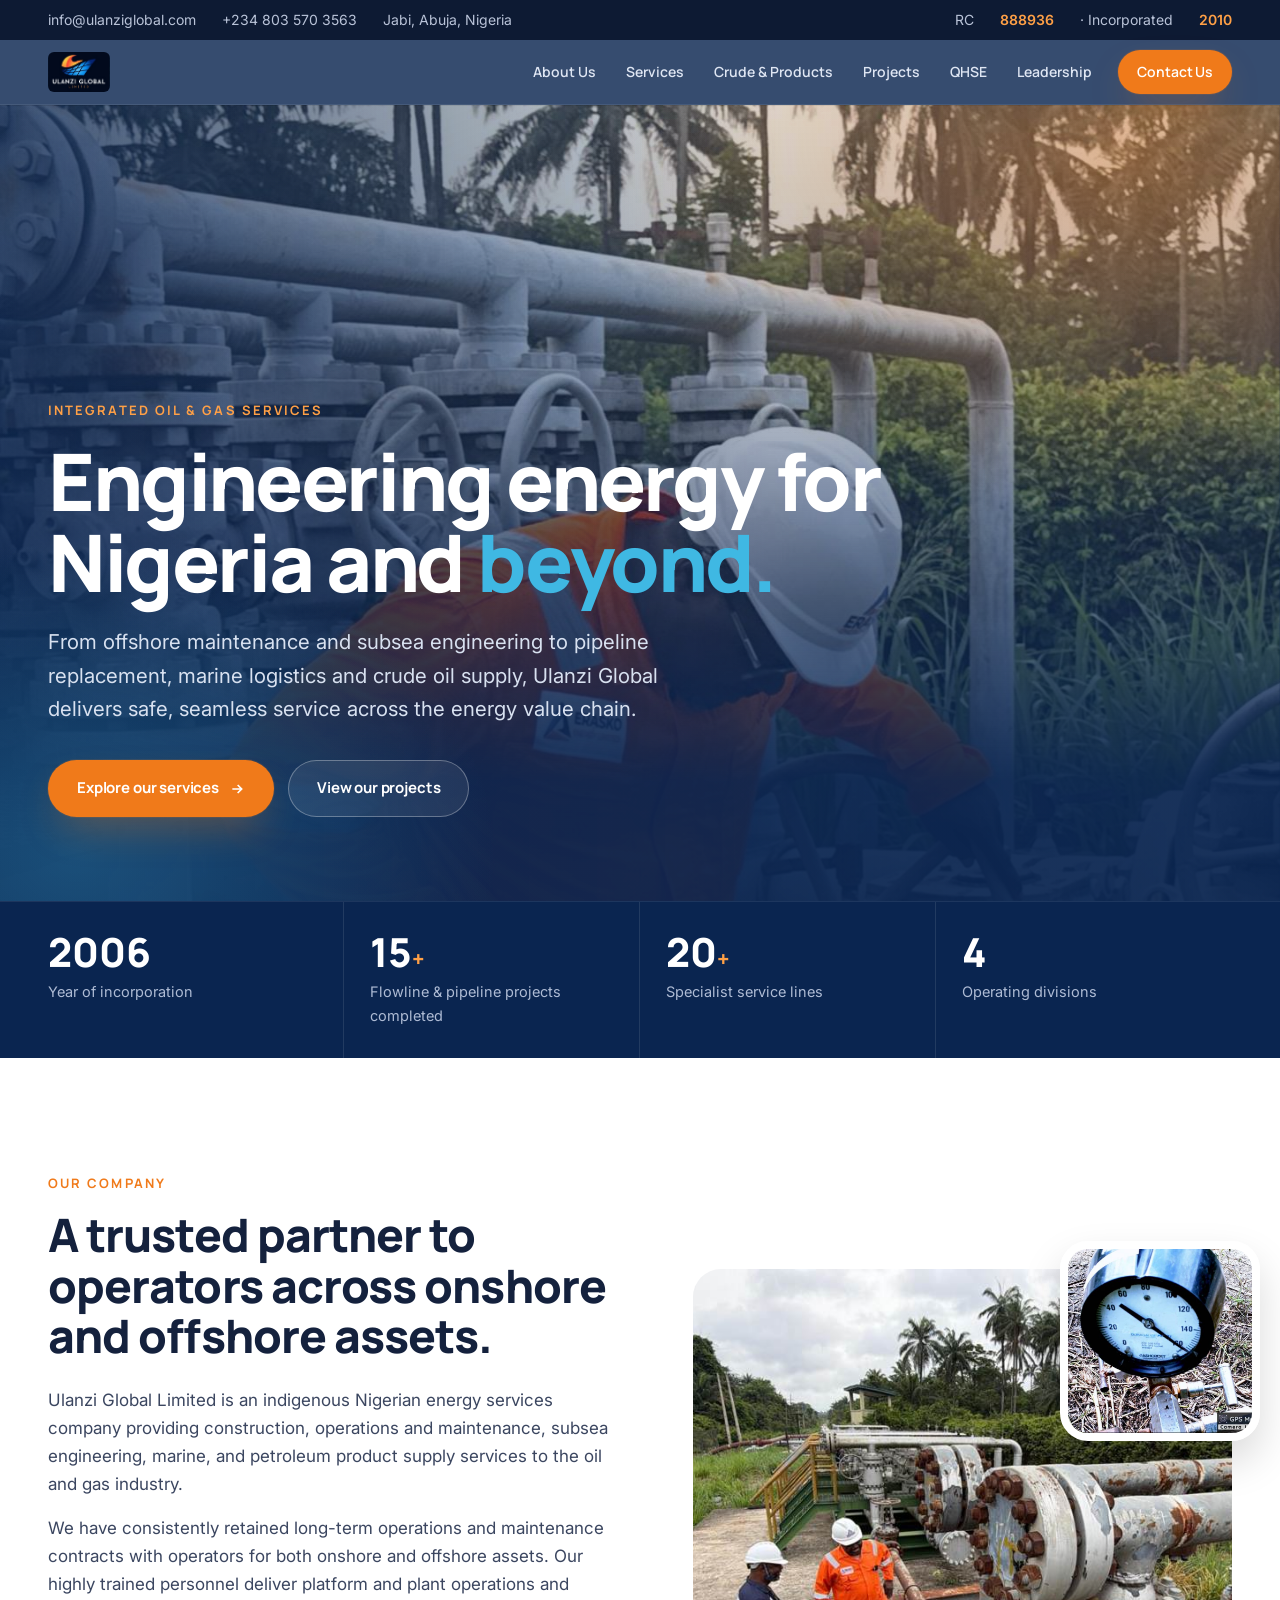
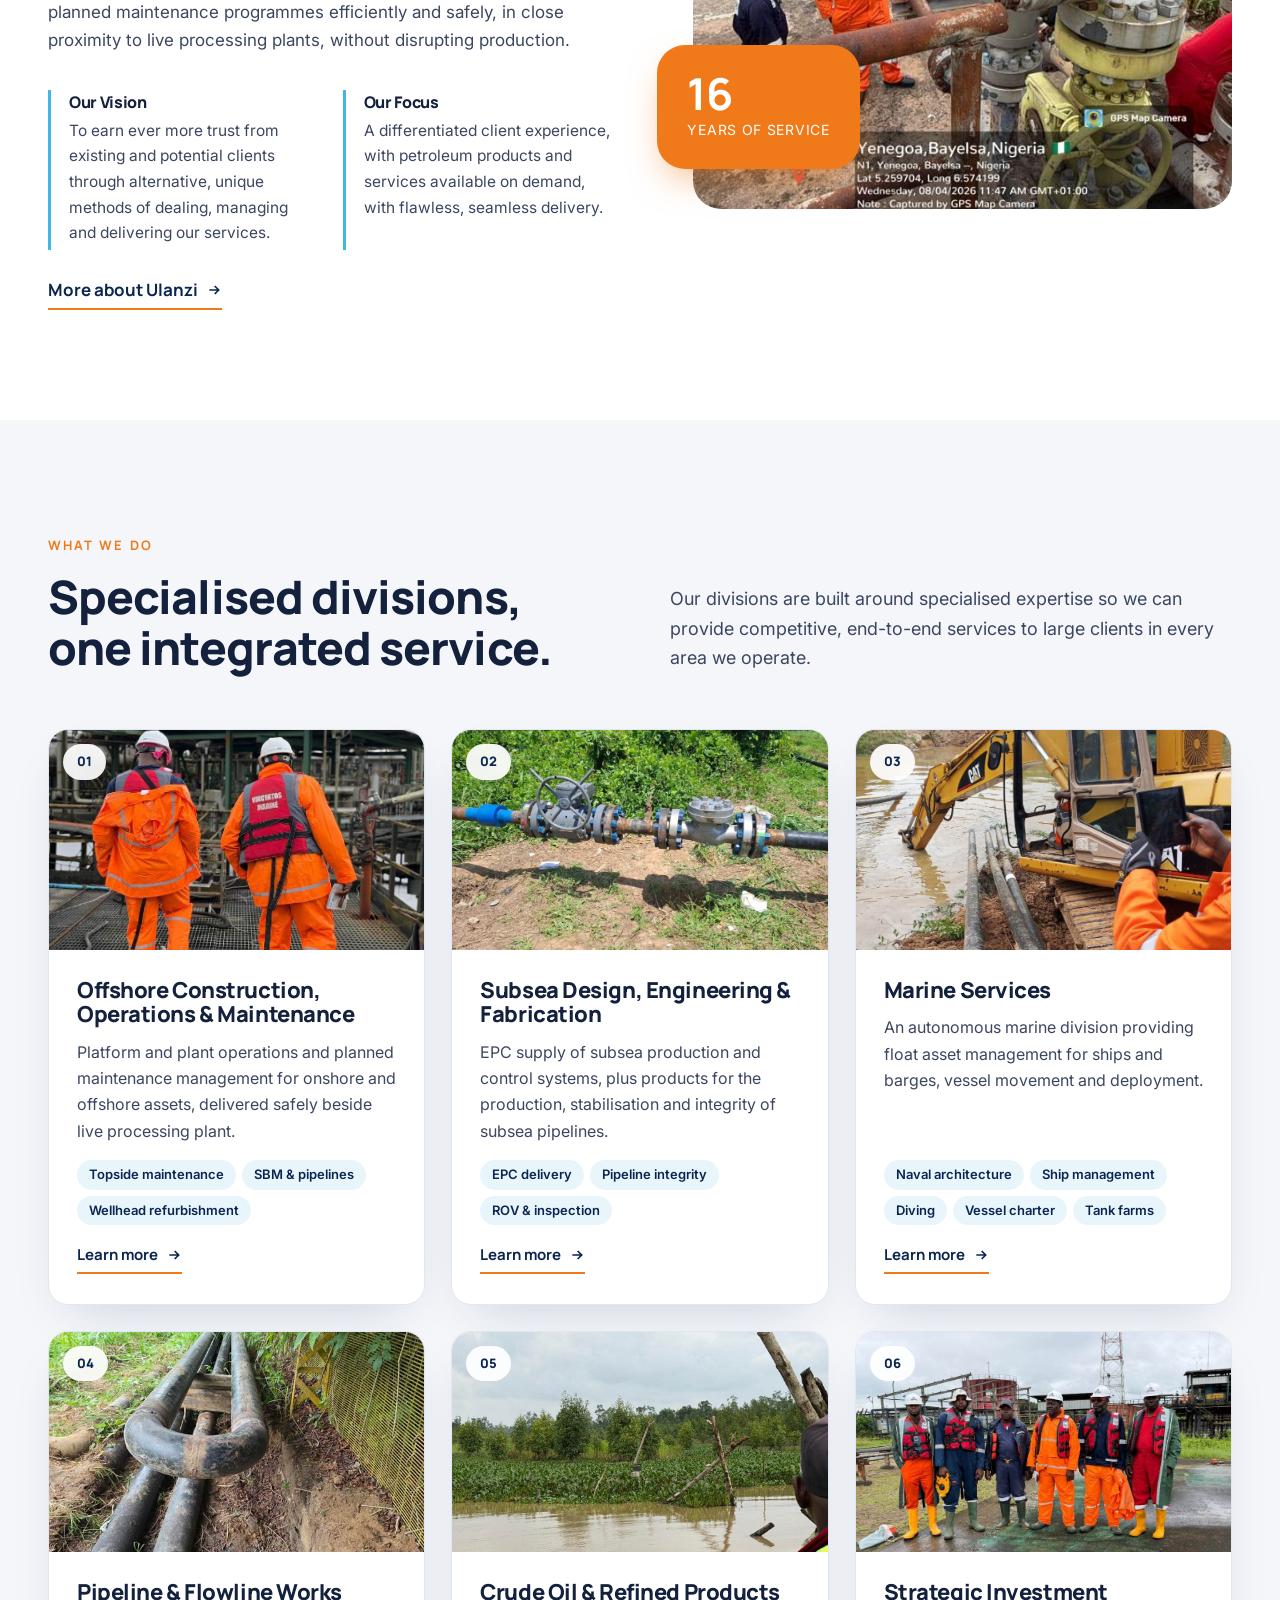
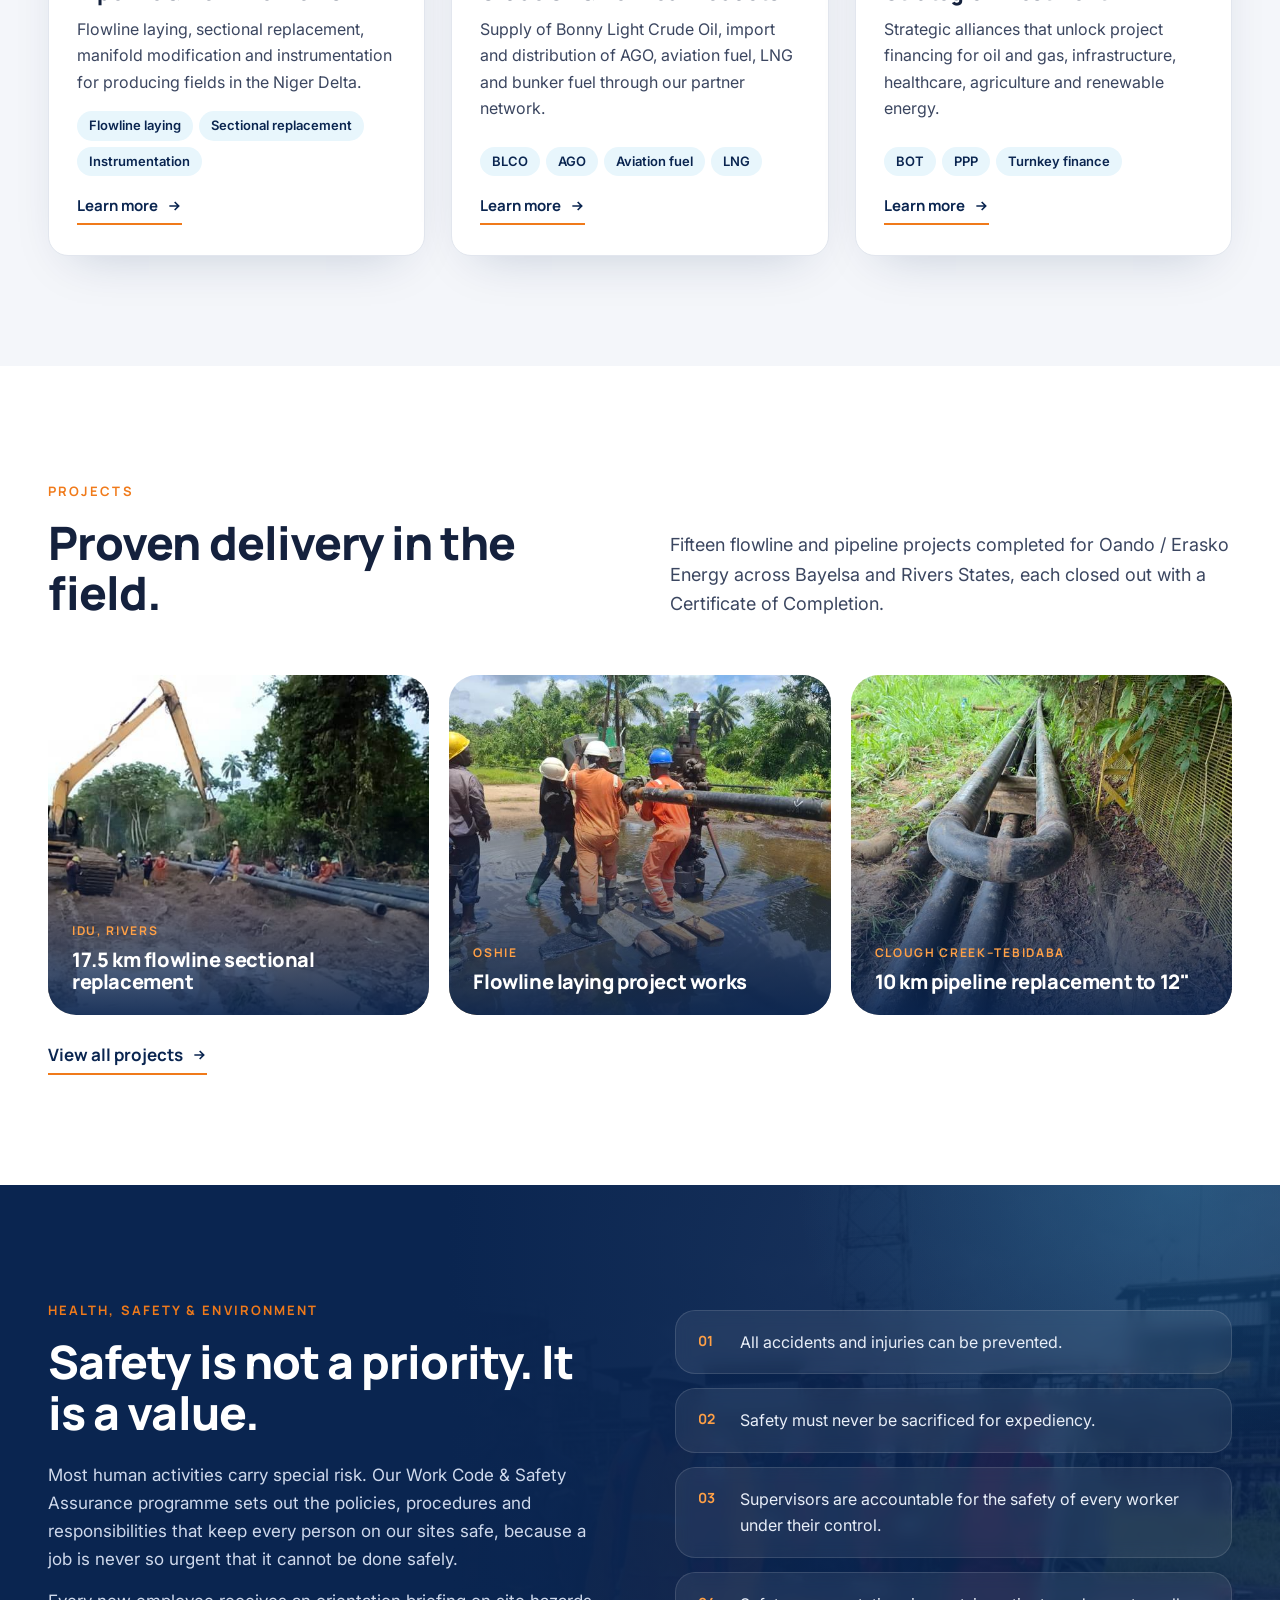
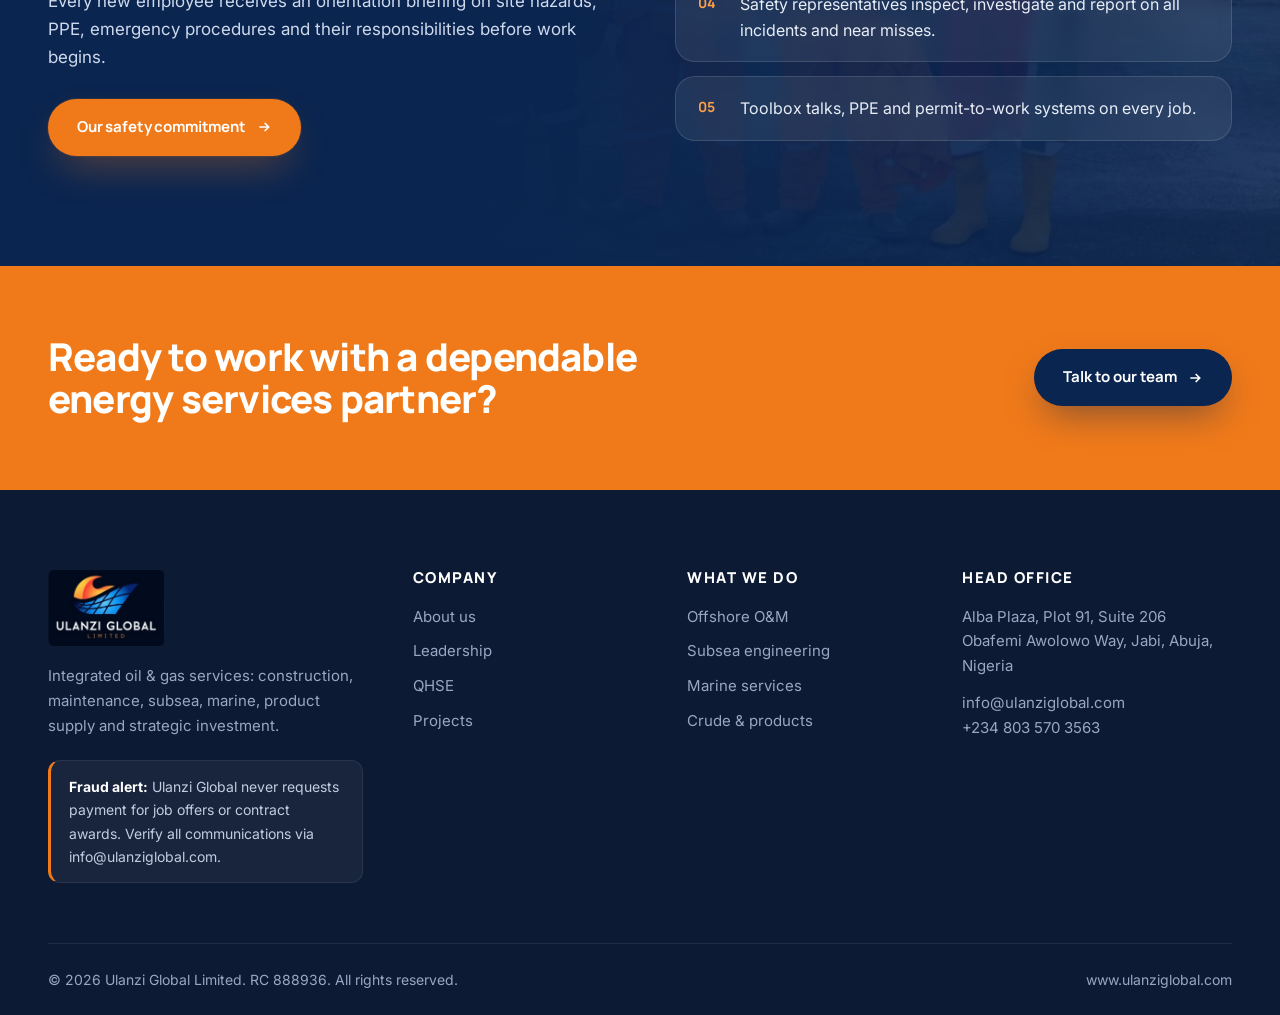
<file: index.html>
<!doctype html>
<html lang="en">
<head>
<meta charset="utf-8">
<meta name="viewport" content="width=device-width, initial-scale=1">
<title>Ulanzi Global Limited | Integrated Oil &amp; Gas Services</title>
<meta name="description" content="Ulanzi Global Limited: integrated oil and gas services across Nigeria.">
<link rel="preconnect" href="https://fonts.googleapis.com">
<link rel="preconnect" href="https://fonts.gstatic.com" crossorigin>
<link href="https://fonts.googleapis.com/css2?family=Manrope:wght@500;600;700;800&family=Inter:wght@400;500;600;700&display=swap" rel="stylesheet">
<link rel="stylesheet" href="assets/style.css">
<link rel="icon" href="assets/img/logo.png">
</head>
<body>

<div class="util">
  <div class="wrap">
    <div class="l">
      <a href="mailto:info@ulanziglobal.com">info@ulanziglobal.com</a>
      <a href="tel:+2348035703563">+234 803 570 3563</a>
      <a href="contact.html">Jabi, Abuja, Nigeria</a>
    </div>
    <div class="r">RC <span>888936</span> · Incorporated <span>2010</span></div>
  </div>
</div>

<header class="site">
  <div class="wrap">
    <a href="index.html" class="brand" aria-label="Ulanzi Global Limited home"><img src="assets/img/logo.png" alt="Ulanzi Global Limited"></a>
    <nav class="main" id="nav">
      <a href="about.html">About Us</a>
      <a href="services.html">Services</a>
      <a href="products.html">Crude &amp; Products</a>
      <a href="projects.html">Projects</a>
      <a href="hse.html">QHSE</a>
      <a href="leadership.html">Leadership</a>
      <a href="contact.html" class="btn btn-primary">Contact Us</a>
    </nav>
    <button class="burger" aria-label="Menu" onclick="document.getElementById('nav').classList.toggle('open')">
      <svg viewBox="0 0 24 24" fill="none" stroke="currentColor" stroke-width="2"><path d="M3 6h18M3 12h18M3 18h18"/></svg>
    </button>
  </div>
</header>

<main>
<section class="hero" style="padding:0">
  <div class="bg" role="img" aria-label="Ulanzi engineer operating a wellhead valve"></div>
  <div class="wrap">
    <span class="eyebrow">Integrated Oil &amp; Gas Services</span>
    <h1>Engineering energy for Nigeria and <em>beyond.</em></h1>
    <p class="lead">From offshore maintenance and subsea engineering to pipeline replacement, marine logistics and crude oil supply, Ulanzi Global delivers safe, seamless service across the energy value chain.</p>
    <div class="ctas">
      <a href="services.html" class="btn btn-primary">Explore our services <svg viewBox="0 0 24 24" fill="none" stroke="currentColor" stroke-width="2.5"><path d="M5 12h14M13 6l6 6-6 6"/></svg></a>
      <a href="projects.html" class="btn btn-ghost">View our projects</a>
    </div>
  </div>
</section>

<div class="strip">
  <div class="wrap">
    <div class="s"><b>2010</b><span>Year of incorporation</span></div>
    <div class="s"><b>15<small>+</small></b><span>Flowline &amp; pipeline projects completed</span></div>
    <div class="s"><b>20<small>+</small></b><span>Specialist service lines</span></div>
    <div class="s"><b>4</b><span>Operating divisions</span></div>
  </div>
</div>

<section id="about">
  <div class="wrap about">
    <div class="reveal">
      <span class="eyebrow">Our Company</span>
      <h2>A trusted partner to operators across onshore and offshore assets.</h2>
      <p>Ulanzi Global Limited is an indigenous Nigerian energy services company providing construction, operations and maintenance, subsea engineering, marine, and petroleum product supply services to the oil and gas industry.</p>
      <p>We have consistently retained long-term operations and maintenance contracts with operators for both onshore and offshore assets. Our highly trained personnel deliver platform and plant operations and planned maintenance programmes efficiently and safely, in close proximity to live processing plants, without disrupting production.</p>
      <div class="vm">
        <div><h4>Our Vision</h4><p>To earn ever more trust from existing and potential clients through alternative, unique methods of dealing, managing and delivering our services.</p></div>
        <div><h4>Our Focus</h4><p>A differentiated client experience, with petroleum products and services available on demand, with flawless, seamless delivery.</p></div>
      </div>
      <a href="about.html" class="more">More about Ulanzi <svg viewBox="0 0 24 24" fill="none" stroke="currentColor" stroke-width="2.5"><path d="M5 12h14M13 6l6 6-6 6"/></svg></a>
    </div>
    <div class="media reveal">
      <img src="assets/img/plant.jpg" alt="Ulanzi crew at a production manifold">
      <img class="inset" src="assets/img/gauge.jpg" alt="Pressure gauge on site">
      <div class="badge"><b>16</b><span>YEARS OF SERVICE</span></div>
    </div>
  </div>
</section>

<section id="divisions" class="alt">
  <div class="wrap">
    <div class="sec-head reveal">
      <div><span class="eyebrow">What We Do</span><h2>Specialised divisions, one integrated service.</h2></div>
      <p>Our divisions are built around specialised expertise so we can provide competitive, end-to-end services to large clients in every area we operate.</p>
    </div>
    <div class="divs">
      <article class="div-card reveal">
        <div class="im"><img src="assets/img/crew.jpg" alt="Offshore crew on deck"><span class="num">01</span></div>
        <div class="tx"><h3>Offshore Construction, Operations &amp; Maintenance</h3>
        <p>Platform and plant operations and planned maintenance management for onshore and offshore assets, delivered safely beside live processing plant.</p>
        <ul><li>Topside maintenance</li><li>SBM &amp; pipelines</li><li>Wellhead refurbishment</li></ul><a href="services.html#offshore" class="more">Learn more <svg viewBox="0 0 24 24" fill="none" stroke="currentColor" stroke-width="2.5"><path d="M5 12h14M13 6l6 6-6 6"/></svg></a></div>
      </article>
      <article class="div-card reveal">
        <div class="im"><img src="assets/img/valve.jpg" alt="Subsea pipeline valve assembly"><span class="num">02</span></div>
        <div class="tx"><h3>Subsea Design, Engineering &amp; Fabrication</h3>
        <p>EPC supply of subsea production and control systems, plus products for the production, stabilisation and integrity of subsea pipelines.</p>
        <ul><li>EPC delivery</li><li>Pipeline integrity</li><li>ROV &amp; inspection</li></ul><a href="services.html#subsea" class="more">Learn more <svg viewBox="0 0 24 24" fill="none" stroke="currentColor" stroke-width="2.5"><path d="M5 12h14M13 6l6 6-6 6"/></svg></a></div>
      </article>
      <article class="div-card reveal">
        <div class="im"><img src="assets/img/marine.jpg" alt="Swamp excavator on marine site"><span class="num">03</span></div>
        <div class="tx"><h3>Marine Services</h3>
        <p>An autonomous marine division providing float asset management for ships and barges, vessel movement and deployment.</p>
        <ul><li>Naval architecture</li><li>Ship management</li><li>Diving</li><li>Vessel charter</li><li>Tank farms</li></ul><a href="services.html#marine" class="more">Learn more <svg viewBox="0 0 24 24" fill="none" stroke="currentColor" stroke-width="2.5"><path d="M5 12h14M13 6l6 6-6 6"/></svg></a></div>
      </article>
      <article class="div-card reveal">
        <div class="im"><img src="assets/img/pipes.jpg" alt="Flowline laying in the field"><span class="num">04</span></div>
        <div class="tx"><h3>Pipeline &amp; Flowline Works</h3>
        <p>Flowline laying, sectional replacement, manifold modification and instrumentation for producing fields in the Niger Delta.</p>
        <ul><li>Flowline laying</li><li>Sectional replacement</li><li>Instrumentation</li></ul><a href="services.html#pipeline" class="more">Learn more <svg viewBox="0 0 24 24" fill="none" stroke="currentColor" stroke-width="2.5"><path d="M5 12h14M13 6l6 6-6 6"/></svg></a></div>
      </article>
      <article class="div-card reveal">
        <div class="im"><img src="assets/img/swamp.jpg" alt="Niger Delta creek"><span class="num">05</span></div>
        <div class="tx"><h3>Crude Oil &amp; Refined Products</h3>
        <p>Supply of Bonny Light Crude Oil, import and distribution of AGO, aviation fuel, LNG and bunker fuel through our partner network.</p>
        <ul><li>BLCO</li><li>AGO</li><li>Aviation fuel</li><li>LNG</li></ul><a href="products.html" class="more">Learn more <svg viewBox="0 0 24 24" fill="none" stroke="currentColor" stroke-width="2.5"><path d="M5 12h14M13 6l6 6-6 6"/></svg></a></div>
      </article>
      <article class="div-card reveal">
        <div class="im"><img src="assets/img/team.jpg" alt="Ulanzi project team on site"><span class="num">06</span></div>
        <div class="tx"><h3>Strategic Investment</h3>
        <p>Strategic alliances that unlock project financing for oil and gas, infrastructure, healthcare, agriculture and renewable energy.</p>
        <ul><li>BOT</li><li>PPP</li><li>Turnkey finance</li></ul><a href="services.html#investment" class="more">Learn more <svg viewBox="0 0 24 24" fill="none" stroke="currentColor" stroke-width="2.5"><path d="M5 12h14M13 6l6 6-6 6"/></svg></a></div>
      </article>
    </div>
  </div>
</section>

<section>
  <div class="wrap">
    <div class="sec-head reveal">
      <div><span class="eyebrow">Projects</span><h2>Proven delivery in the field.</h2></div>
      <p>Fifteen flowline and pipeline projects completed for Oando / Erasko Energy across Bayelsa and Rivers States, each closed out with a Certificate of Completion.</p>
    </div>
    <div class="teaser">
      <a href="projects.html" class="reveal"><img src="assets/img/excav.jpg" alt=""><div class="cap"><small>Idu, Rivers</small><h3>17.5 km flowline sectional replacement</h3></div></a>
      <a href="projects.html" class="reveal"><img src="assets/img/lay.jpg" alt=""><div class="cap"><small>Oshie</small><h3>Flowline laying project works</h3></div></a>
      <a href="projects.html" class="reveal"><img src="assets/img/pipes.jpg" alt=""><div class="cap"><small>Clough Creek–Tebidaba</small><h3>10 km pipeline replacement to 12"</h3></div></a>
    </div>
    <a href="projects.html" class="more">View all projects <svg viewBox="0 0 24 24" fill="none" stroke="currentColor" stroke-width="2.5"><path d="M5 12h14M13 6l6 6-6 6"/></svg></a>
  </div>
</section>

<section id="hse" class="hse">
  <div class="bg"></div>
  <div class="wrap">
    <div class="reveal">
      <span class="eyebrow">Health, Safety &amp; Environment</span>
      <h2>Safety is not a priority. It is a value.</h2>
      <p>Most human activities carry special risk. Our Work Code &amp; Safety Assurance programme sets out the policies, procedures and responsibilities that keep every person on our sites safe, because a job is never so urgent that it cannot be done safely.</p>
      <p style="margin-top:14px">Every new employee receives an orientation briefing on site hazards, PPE, emergency procedures and their responsibilities before work begins.</p>
      <a href="hse.html" class="btn btn-primary" style="margin-top:28px">Our safety commitment <svg viewBox="0 0 24 24" fill="none" stroke="currentColor" stroke-width="2.5"><path d="M5 12h14M13 6l6 6-6 6"/></svg></a>
    </div>
    <ul class="reveal">
      <li><b>01</b><span>All accidents and injuries can be prevented.</span></li>
      <li><b>02</b><span>Safety must never be sacrificed for expediency.</span></li>
      <li><b>03</b><span>Supervisors are accountable for the safety of every worker under their control.</span></li>
      <li><b>04</b><span>Safety representatives inspect, investigate and report on all incidents and near misses.</span></li>
      <li><b>05</b><span>Toolbox talks, PPE and permit-to-work systems on every job.</span></li>
    </ul>
  </div>
</section>

<section class="cta-band">
  <div class="wrap">
    <h2>Ready to work with a dependable energy services partner?</h2>
    <a href="contact.html" class="btn">Talk to our team <svg viewBox="0 0 24 24" fill="none" stroke="currentColor" stroke-width="2.5"><path d="M5 12h14M13 6l6 6-6 6"/></svg></a>
  </div>
</section>
</main>

<footer>
  <div class="wrap">
    <div class="f-grid">
      <div>
        <a href="index.html" class="brand"><img src="assets/img/logo.png" alt="Ulanzi Global Limited"></a>
        <p class="about-f">Integrated oil &amp; gas services: construction, maintenance, subsea, marine, product supply and strategic investment.</p>
        <div class="fraud"><b style="color:#fff">Fraud alert:</b> Ulanzi Global never requests payment for job offers or contract awards. Verify all communications via info@ulanziglobal.com.</div>
      </div>
      <div><h4>Company</h4><ul><li><a href="about.html">About us</a></li><li><a href="leadership.html">Leadership</a></li><li><a href="hse.html">QHSE</a></li><li><a href="projects.html">Projects</a></li></ul></div>
      <div><h4>What we do</h4><ul><li><a href="services.html">Offshore O&amp;M</a></li><li><a href="services.html">Subsea engineering</a></li><li><a href="services.html">Marine services</a></li><li><a href="products.html">Crude &amp; products</a></li></ul></div>
      <div><h4>Head office</h4><p>Alba Plaza, Plot 91, Suite 206<br>Obafemi Awolowo Way, Jabi, Abuja, Nigeria</p><p style="margin-top:12px"><a href="mailto:info@ulanziglobal.com">info@ulanziglobal.com</a><br><a href="tel:+2348035703563">+234 803 570 3563</a></p></div>
    </div>
    <div class="f-bot"><span>© <span id="yr">2026</span> Ulanzi Global Limited. RC 888936. All rights reserved.</span><span>www.ulanziglobal.com</span></div>
  </div>
</footer>

<script src="assets/site.js"></script>
</body>
</html>
</file>
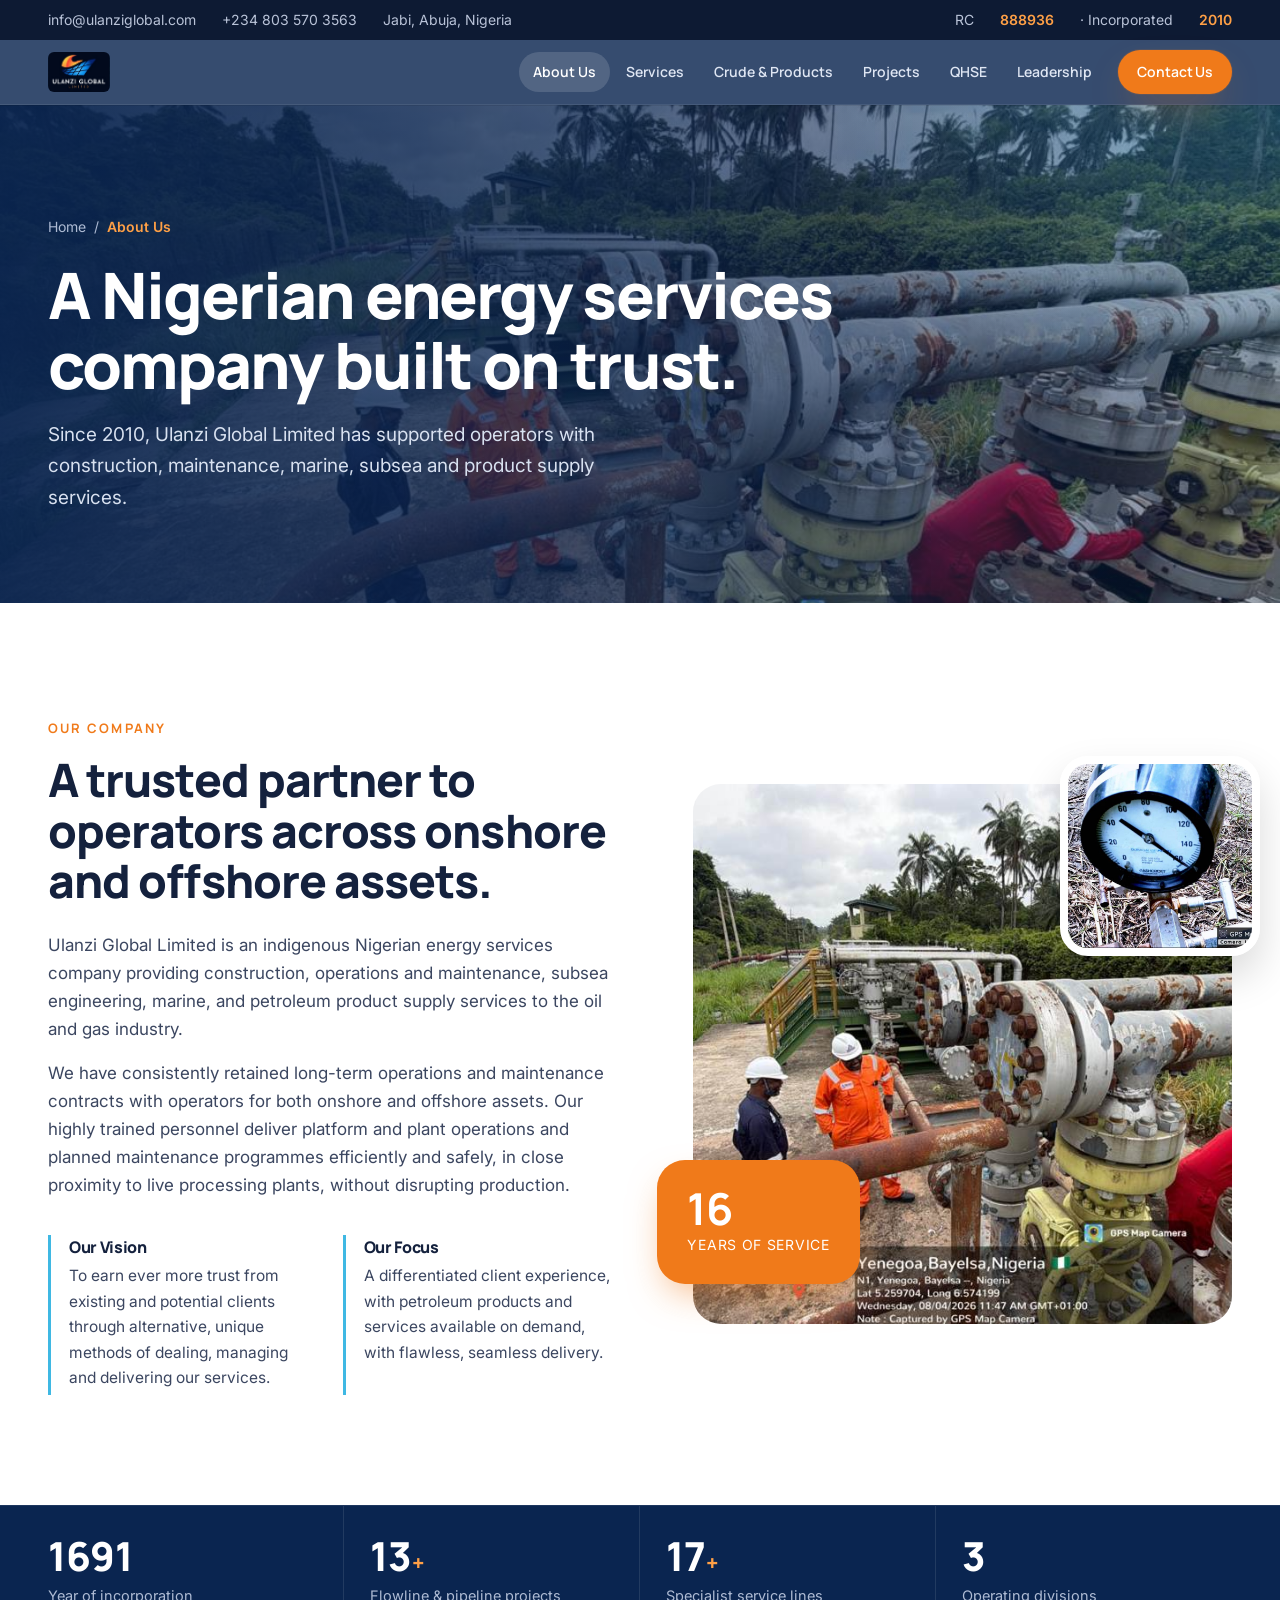
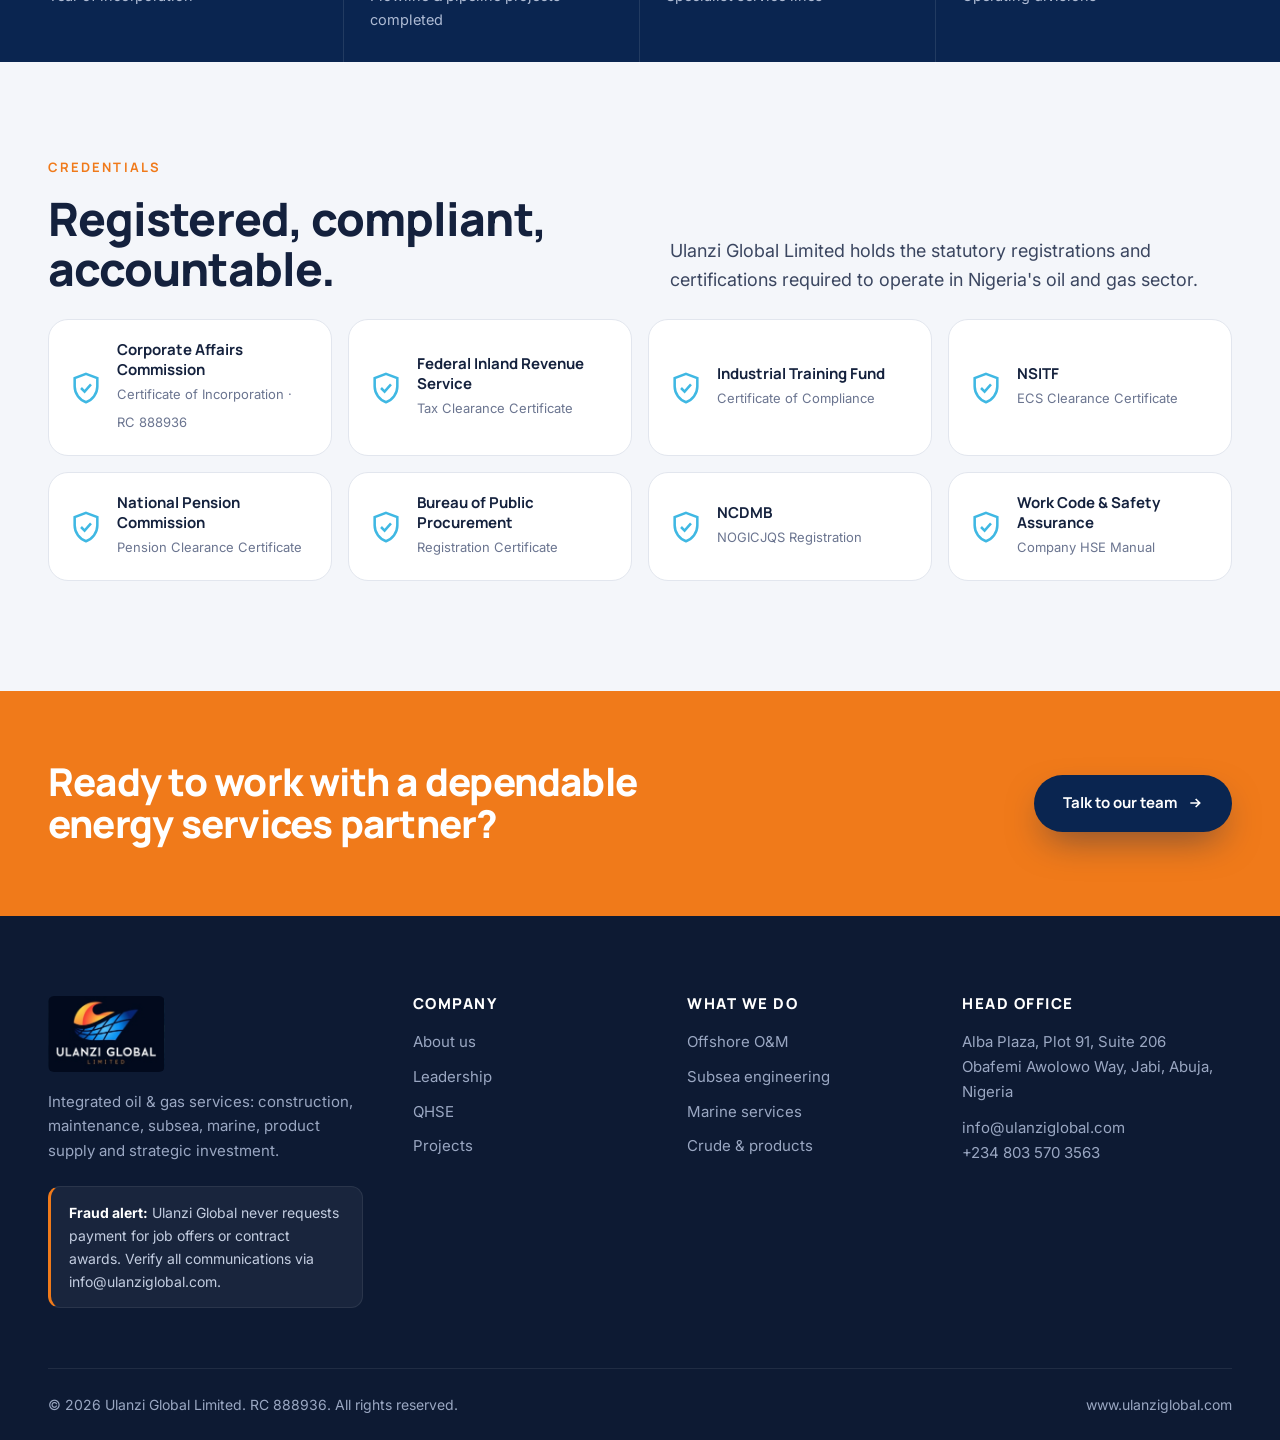
<file: about.html>
<!doctype html>
<html lang="en">
<head>
<meta charset="utf-8">
<meta name="viewport" content="width=device-width, initial-scale=1">
<title>About Us | Ulanzi Global Limited</title>
<meta name="description" content="Who we are, our vision and our credentials.">
<link rel="preconnect" href="https://fonts.googleapis.com">
<link rel="preconnect" href="https://fonts.gstatic.com" crossorigin>
<link href="https://fonts.googleapis.com/css2?family=Manrope:wght@500;600;700;800&family=Inter:wght@400;500;600;700&display=swap" rel="stylesheet">
<link rel="stylesheet" href="assets/style.css">
<link rel="icon" href="assets/img/logo.png">
</head>
<body>

<div class="util">
  <div class="wrap">
    <div class="l">
      <a href="mailto:info@ulanziglobal.com">info@ulanziglobal.com</a>
      <a href="tel:+2348035703563">+234 803 570 3563</a>
      <a href="contact.html">Jabi, Abuja, Nigeria</a>
    </div>
    <div class="r">RC <span>888936</span> · Incorporated <span>2010</span></div>
  </div>
</div>

<header class="site">
  <div class="wrap">
    <a href="index.html" class="brand" aria-label="Ulanzi Global Limited home"><img src="assets/img/logo.png" alt="Ulanzi Global Limited"></a>
    <nav class="main" id="nav">
      <a href="about.html" class="active">About Us</a>
      <a href="services.html">Services</a>
      <a href="products.html">Crude &amp; Products</a>
      <a href="projects.html">Projects</a>
      <a href="hse.html">QHSE</a>
      <a href="leadership.html">Leadership</a>
      <a href="contact.html" class="btn btn-primary">Contact Us</a>
    </nav>
    <button class="burger" aria-label="Menu" onclick="document.getElementById('nav').classList.toggle('open')">
      <svg viewBox="0 0 24 24" fill="none" stroke="currentColor" stroke-width="2"><path d="M3 6h18M3 12h18M3 18h18"/></svg>
    </button>
  </div>
</header>

<main>
<section class="page-hero">
  <div class="bg" style="background-image:url(assets/img/plant.jpg)"></div>
  <div class="wrap">
    <div class="crumbs"><a href="index.html">Home</a><span>/</span><b>About Us</b></div>
    <h1>A Nigerian energy services company built on trust.</h1>
    <p>Since 2010, Ulanzi Global Limited has supported operators with construction, maintenance, marine, subsea and product supply services.</p>
  </div>
</section>

<section id="about">
  <div class="wrap about">
    <div class="reveal">
      <span class="eyebrow">Our Company</span>
      <h2>A trusted partner to operators across onshore and offshore assets.</h2>
      <p>Ulanzi Global Limited is an indigenous Nigerian energy services company providing construction, operations and maintenance, subsea engineering, marine, and petroleum product supply services to the oil and gas industry.</p>
      <p>We have consistently retained long-term operations and maintenance contracts with operators for both onshore and offshore assets. Our highly trained personnel deliver platform and plant operations and planned maintenance programmes efficiently and safely, in close proximity to live processing plants, without disrupting production.</p>
      <div class="vm">
        <div><h4>Our Vision</h4><p>To earn ever more trust from existing and potential clients through alternative, unique methods of dealing, managing and delivering our services.</p></div>
        <div><h4>Our Focus</h4><p>A differentiated client experience, with petroleum products and services available on demand, with flawless, seamless delivery.</p></div>
      </div>
    </div>
    <div class="media reveal">
      <img src="assets/img/plant.jpg" alt="Ulanzi crew at a production manifold">
      <img class="inset" src="assets/img/gauge.jpg" alt="Pressure gauge on site">
      <div class="badge"><b>16</b><span>YEARS OF SERVICE</span></div>
    </div>
  </div>
</section>

<div class="strip">
  <div class="wrap">
    <div class="s"><b>2010</b><span>Year of incorporation</span></div>
    <div class="s"><b>15<small>+</small></b><span>Flowline &amp; pipeline projects completed</span></div>
    <div class="s"><b>20<small>+</small></b><span>Specialist service lines</span></div>
    <div class="s"><b>4</b><span>Operating divisions</span></div>
  </div>
</div>

<section class="alt" style="padding-top:90px">
  <div class="wrap">
    <div class="sec-head reveal" style="margin-bottom:24px">
      <div><span class="eyebrow">Credentials</span><h2>Registered, compliant, accountable.</h2></div>
      <p>Ulanzi Global Limited holds the statutory registrations and certifications required to operate in Nigeria's oil and gas sector.</p>
    </div>
    <div class="creds" id="creds"></div>
  </div>
</section>

<section class="cta-band">
  <div class="wrap">
    <h2>Ready to work with a dependable energy services partner?</h2>
    <a href="contact.html" class="btn">Talk to our team <svg viewBox="0 0 24 24" fill="none" stroke="currentColor" stroke-width="2.5"><path d="M5 12h14M13 6l6 6-6 6"/></svg></a>
  </div>
</section>
</main>

<footer>
  <div class="wrap">
    <div class="f-grid">
      <div>
        <a href="index.html" class="brand"><img src="assets/img/logo.png" alt="Ulanzi Global Limited"></a>
        <p class="about-f">Integrated oil &amp; gas services: construction, maintenance, subsea, marine, product supply and strategic investment.</p>
        <div class="fraud"><b style="color:#fff">Fraud alert:</b> Ulanzi Global never requests payment for job offers or contract awards. Verify all communications via info@ulanziglobal.com.</div>
      </div>
      <div><h4>Company</h4><ul><li><a href="about.html">About us</a></li><li><a href="leadership.html">Leadership</a></li><li><a href="hse.html">QHSE</a></li><li><a href="projects.html">Projects</a></li></ul></div>
      <div><h4>What we do</h4><ul><li><a href="services.html">Offshore O&amp;M</a></li><li><a href="services.html">Subsea engineering</a></li><li><a href="services.html">Marine services</a></li><li><a href="products.html">Crude &amp; products</a></li></ul></div>
      <div><h4>Head office</h4><p>Alba Plaza, Plot 91, Suite 206<br>Obafemi Awolowo Way, Jabi, Abuja, Nigeria</p><p style="margin-top:12px"><a href="mailto:info@ulanziglobal.com">info@ulanziglobal.com</a><br><a href="tel:+2348035703563">+234 803 570 3563</a></p></div>
    </div>
    <div class="f-bot"><span>© <span id="yr">2026</span> Ulanzi Global Limited. RC 888936. All rights reserved.</span><span>www.ulanziglobal.com</span></div>
  </div>
</footer>

<script src="assets/site.js"></script>
</body>
</html>
</file>
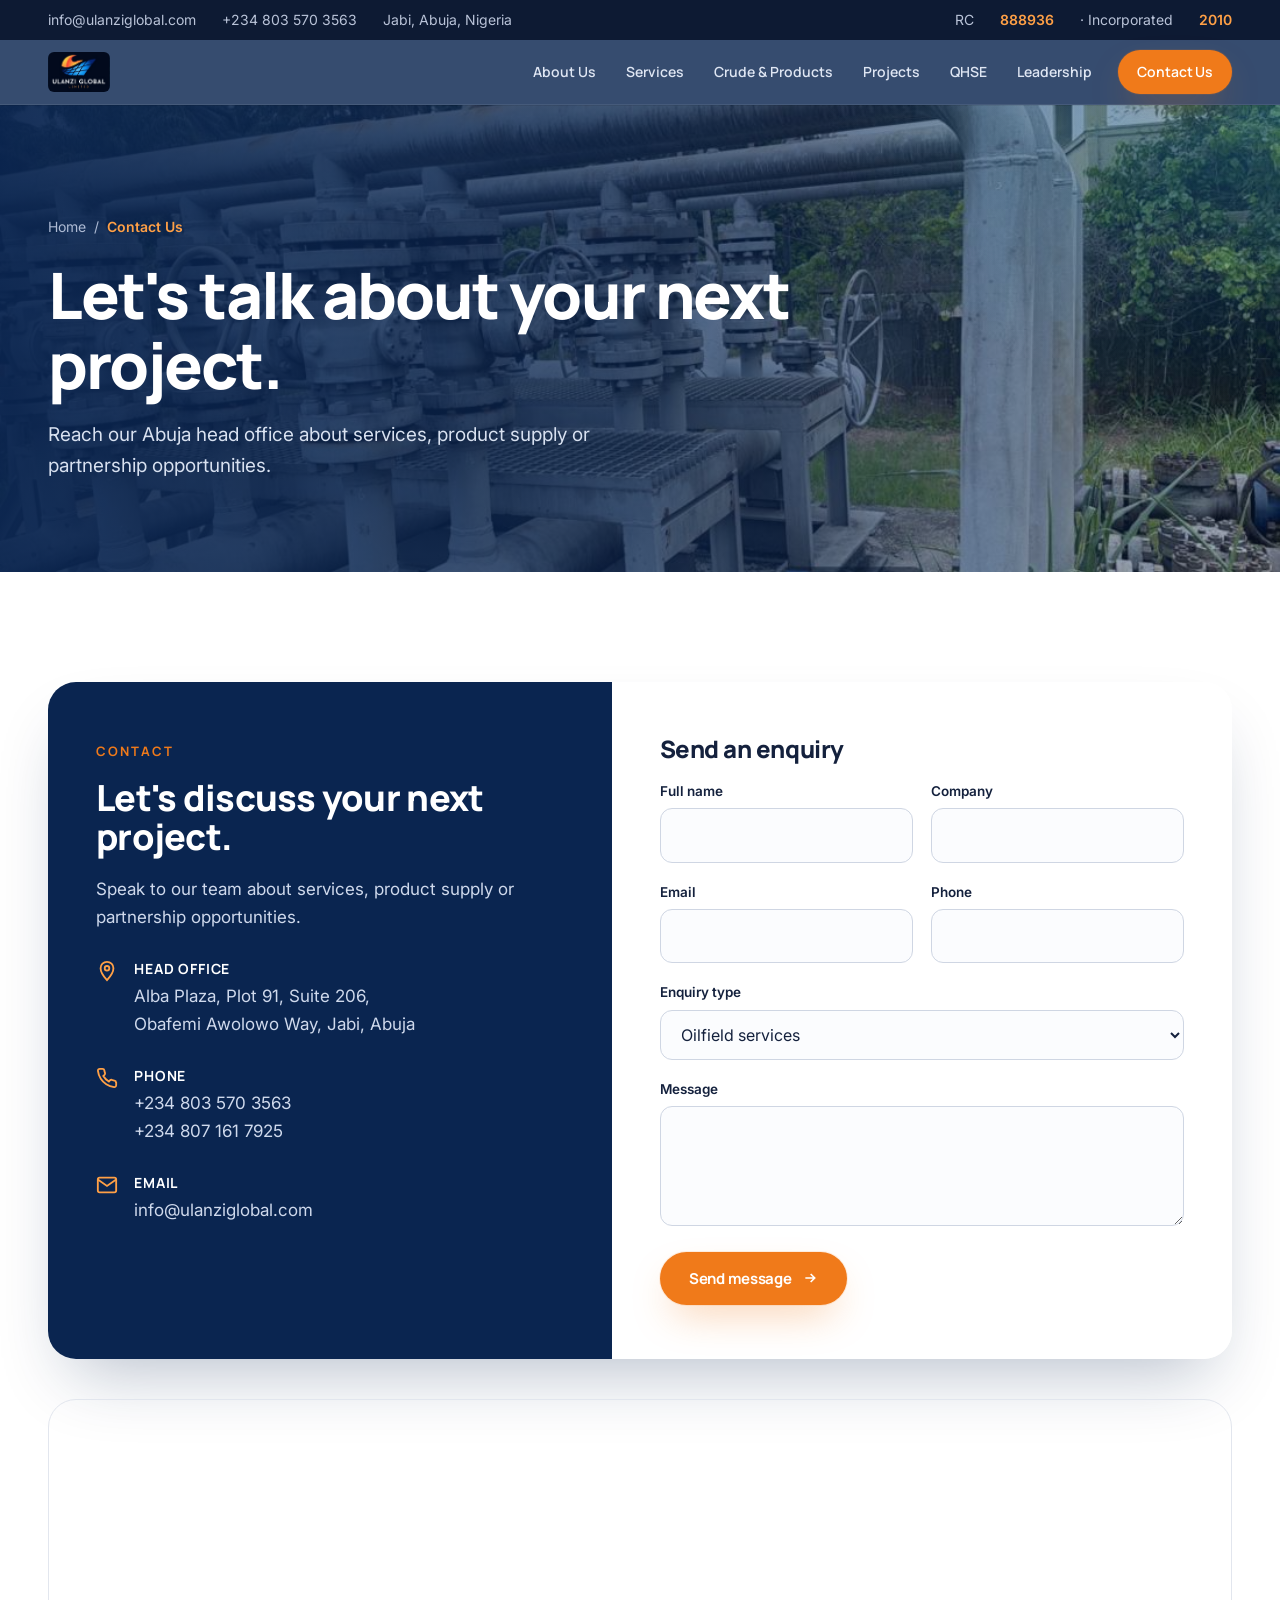
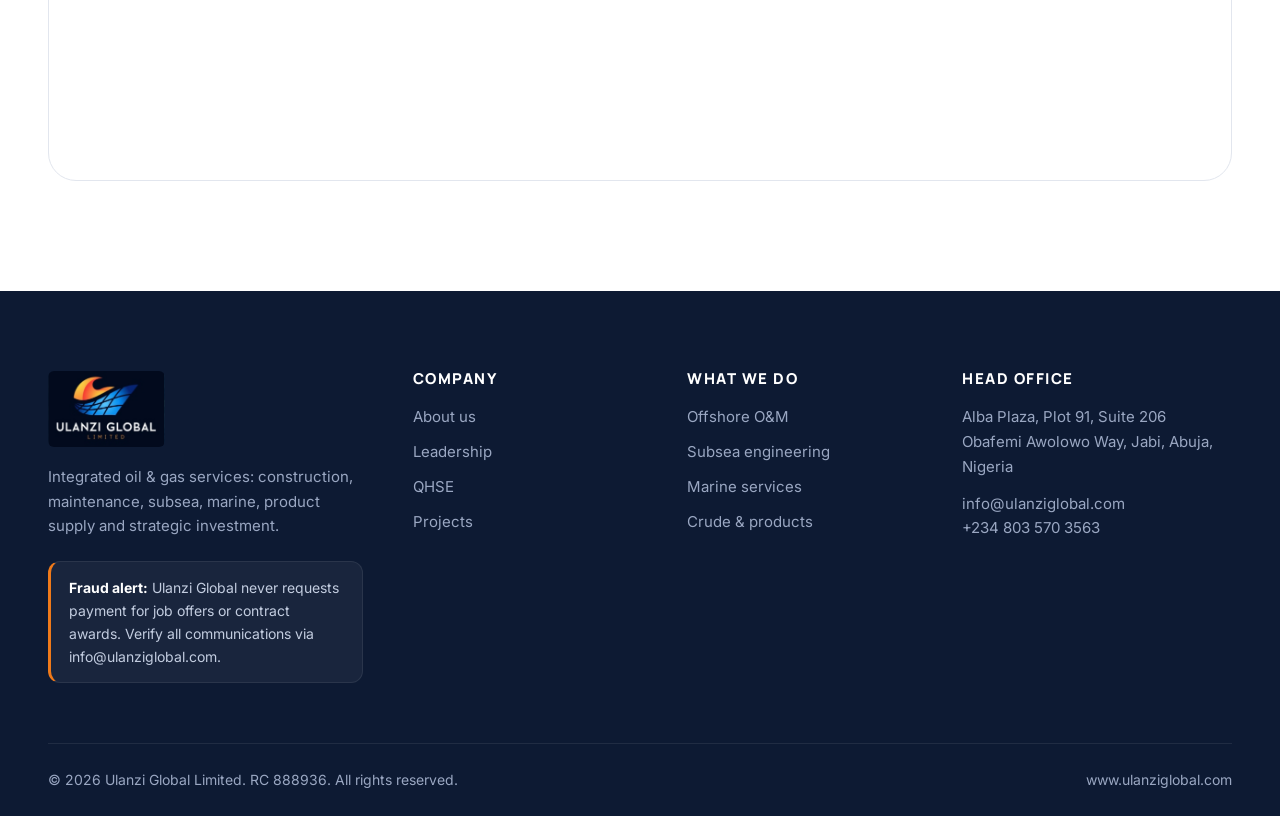
<file: contact.html>
<!doctype html>
<html lang="en">
<head>
<meta charset="utf-8">
<meta name="viewport" content="width=device-width, initial-scale=1">
<title>Contact Us | Ulanzi Global Limited</title>
<meta name="description" content="Contact Ulanzi Global Limited in Jabi, Abuja.">
<link rel="preconnect" href="https://fonts.googleapis.com">
<link rel="preconnect" href="https://fonts.gstatic.com" crossorigin>
<link href="https://fonts.googleapis.com/css2?family=Manrope:wght@500;600;700;800&family=Inter:wght@400;500;600;700&display=swap" rel="stylesheet">
<link rel="stylesheet" href="assets/style.css">
<link rel="icon" href="assets/img/logo.png">
</head>
<body>

<div class="util">
  <div class="wrap">
    <div class="l">
      <a href="mailto:info@ulanziglobal.com">info@ulanziglobal.com</a>
      <a href="tel:+2348035703563">+234 803 570 3563</a>
      <a href="contact.html">Jabi, Abuja, Nigeria</a>
    </div>
    <div class="r">RC <span>888936</span> · Incorporated <span>2010</span></div>
  </div>
</div>

<header class="site">
  <div class="wrap">
    <a href="index.html" class="brand" aria-label="Ulanzi Global Limited home"><img src="assets/img/logo.png" alt="Ulanzi Global Limited"></a>
    <nav class="main" id="nav">
      <a href="about.html">About Us</a>
      <a href="services.html">Services</a>
      <a href="products.html">Crude &amp; Products</a>
      <a href="projects.html">Projects</a>
      <a href="hse.html">QHSE</a>
      <a href="leadership.html">Leadership</a>
      <a href="contact.html" class="btn btn-primary active">Contact Us</a>
    </nav>
    <button class="burger" aria-label="Menu" onclick="document.getElementById('nav').classList.toggle('open')">
      <svg viewBox="0 0 24 24" fill="none" stroke="currentColor" stroke-width="2"><path d="M3 6h18M3 12h18M3 18h18"/></svg>
    </button>
  </div>
</header>

<main>
<section class="page-hero">
  <div class="bg" style="background-image:url(assets/img/manifold.jpg)"></div>
  <div class="wrap">
    <div class="crumbs"><a href="index.html">Home</a><span>/</span><b>Contact Us</b></div>
    <h1>Let's talk about your next project.</h1>
    <p>Reach our Abuja head office about services, product supply or partnership opportunities.</p>
  </div>
</section>

<section id="contact">
  <div class="wrap">
    <div class="contact reveal">
      <div class="info">
        <span class="eyebrow">Contact</span>
        <h2>Let's discuss your next project.</h2>
        <p>Speak to our team about services, product supply or partnership opportunities.</p>
        <div class="ci"><svg viewBox="0 0 24 24" fill="none" stroke="currentColor" stroke-width="2"><path d="M12 22s7-7.5 7-13a7 7 0 10-14 0c0 5.5 7 13 7 13z"/><circle cx="12" cy="9" r="2.5"/></svg><div><b>Head Office</b>Alba Plaza, Plot 91, Suite 206,<br>Obafemi Awolowo Way, Jabi, Abuja</div></div>
        <div class="ci"><svg viewBox="0 0 24 24" fill="none" stroke="currentColor" stroke-width="2"><path d="M22 16.9v3a2 2 0 01-2.2 2 19.8 19.8 0 01-8.6-3.1 19.5 19.5 0 01-6-6A19.8 19.8 0 012.1 4.2 2 2 0 014.1 2h3a2 2 0 012 1.7c.1.9.4 1.8.7 2.7a2 2 0 01-.5 2.1L8 9.8a16 16 0 006 6l1.3-1.3a2 2 0 012.1-.4c.9.3 1.8.6 2.7.7a2 2 0 011.7 2z"/></svg><div><b>Phone</b><a href="tel:+2348035703563">+234 803 570 3563</a><br><a href="tel:+2348071617925">+234 807 161 7925</a></div></div>
        <div class="ci"><svg viewBox="0 0 24 24" fill="none" stroke="currentColor" stroke-width="2"><rect x="2" y="4" width="20" height="16" rx="2"/><path d="M22 6l-10 7L2 6"/></svg><div><b>Email</b><a href="mailto:info@ulanziglobal.com">info@ulanziglobal.com</a></div></div>
      </div>
      <form onsubmit="event.preventDefault();var f=this;location.href='mailto:info@ulanziglobal.com?subject='+encodeURIComponent('Enquiry: '+f.topic.value+', '+f.name.value)+'&body='+encodeURIComponent(f.msg.value+'\n\n'+f.name.value+'\n'+f.company.value+'\n'+f.email.value+'\n'+f.phone.value);">
        <h3>Send an enquiry</h3>
        <div><label for="name">Full name</label><input id="name" name="name" required></div>
        <div><label for="company">Company</label><input id="company" name="company"></div>
        <div><label for="email">Email</label><input id="email" name="email" type="email" required></div>
        <div><label for="phone">Phone</label><input id="phone" name="phone" type="tel"></div>
        <div class="full"><label for="topic">Enquiry type</label>
          <select id="topic" name="topic"><option>Oilfield services</option><option>Crude oil / product supply</option><option>Marine services</option><option>Strategic investment</option><option>Careers</option><option>Other</option></select></div>
        <div class="full"><label for="msg">Message</label><textarea id="msg" name="msg" required></textarea></div>
        <div class="full"><button class="btn btn-primary" type="submit">Send message <svg viewBox="0 0 24 24" fill="none" stroke="currentColor" stroke-width="2.5"><path d="M5 12h14M13 6l6 6-6 6"/></svg></button></div>
      </form>
    </div>
    <div class="map reveal"><iframe title="Map of Ulanzi Global head office, Jabi, Abuja" loading="lazy" referrerpolicy="no-referrer-when-downgrade" src="https://maps.google.com/maps?q=Alba%20Plaza%2C%20Obafemi%20Awolowo%20Way%2C%20Jabi%2C%20Abuja&z=15&output=embed"></iframe></div>
  </div>
</section>
</main>

<footer>
  <div class="wrap">
    <div class="f-grid">
      <div>
        <a href="index.html" class="brand"><img src="assets/img/logo.png" alt="Ulanzi Global Limited"></a>
        <p class="about-f">Integrated oil &amp; gas services: construction, maintenance, subsea, marine, product supply and strategic investment.</p>
        <div class="fraud"><b style="color:#fff">Fraud alert:</b> Ulanzi Global never requests payment for job offers or contract awards. Verify all communications via info@ulanziglobal.com.</div>
      </div>
      <div><h4>Company</h4><ul><li><a href="about.html">About us</a></li><li><a href="leadership.html">Leadership</a></li><li><a href="hse.html">QHSE</a></li><li><a href="projects.html">Projects</a></li></ul></div>
      <div><h4>What we do</h4><ul><li><a href="services.html">Offshore O&amp;M</a></li><li><a href="services.html">Subsea engineering</a></li><li><a href="services.html">Marine services</a></li><li><a href="products.html">Crude &amp; products</a></li></ul></div>
      <div><h4>Head office</h4><p>Alba Plaza, Plot 91, Suite 206<br>Obafemi Awolowo Way, Jabi, Abuja, Nigeria</p><p style="margin-top:12px"><a href="mailto:info@ulanziglobal.com">info@ulanziglobal.com</a><br><a href="tel:+2348035703563">+234 803 570 3563</a></p></div>
    </div>
    <div class="f-bot"><span>© <span id="yr">2026</span> Ulanzi Global Limited. RC 888936. All rights reserved.</span><span>www.ulanziglobal.com</span></div>
  </div>
</footer>

<script src="assets/site.js"></script>
</body>
</html>
</file>
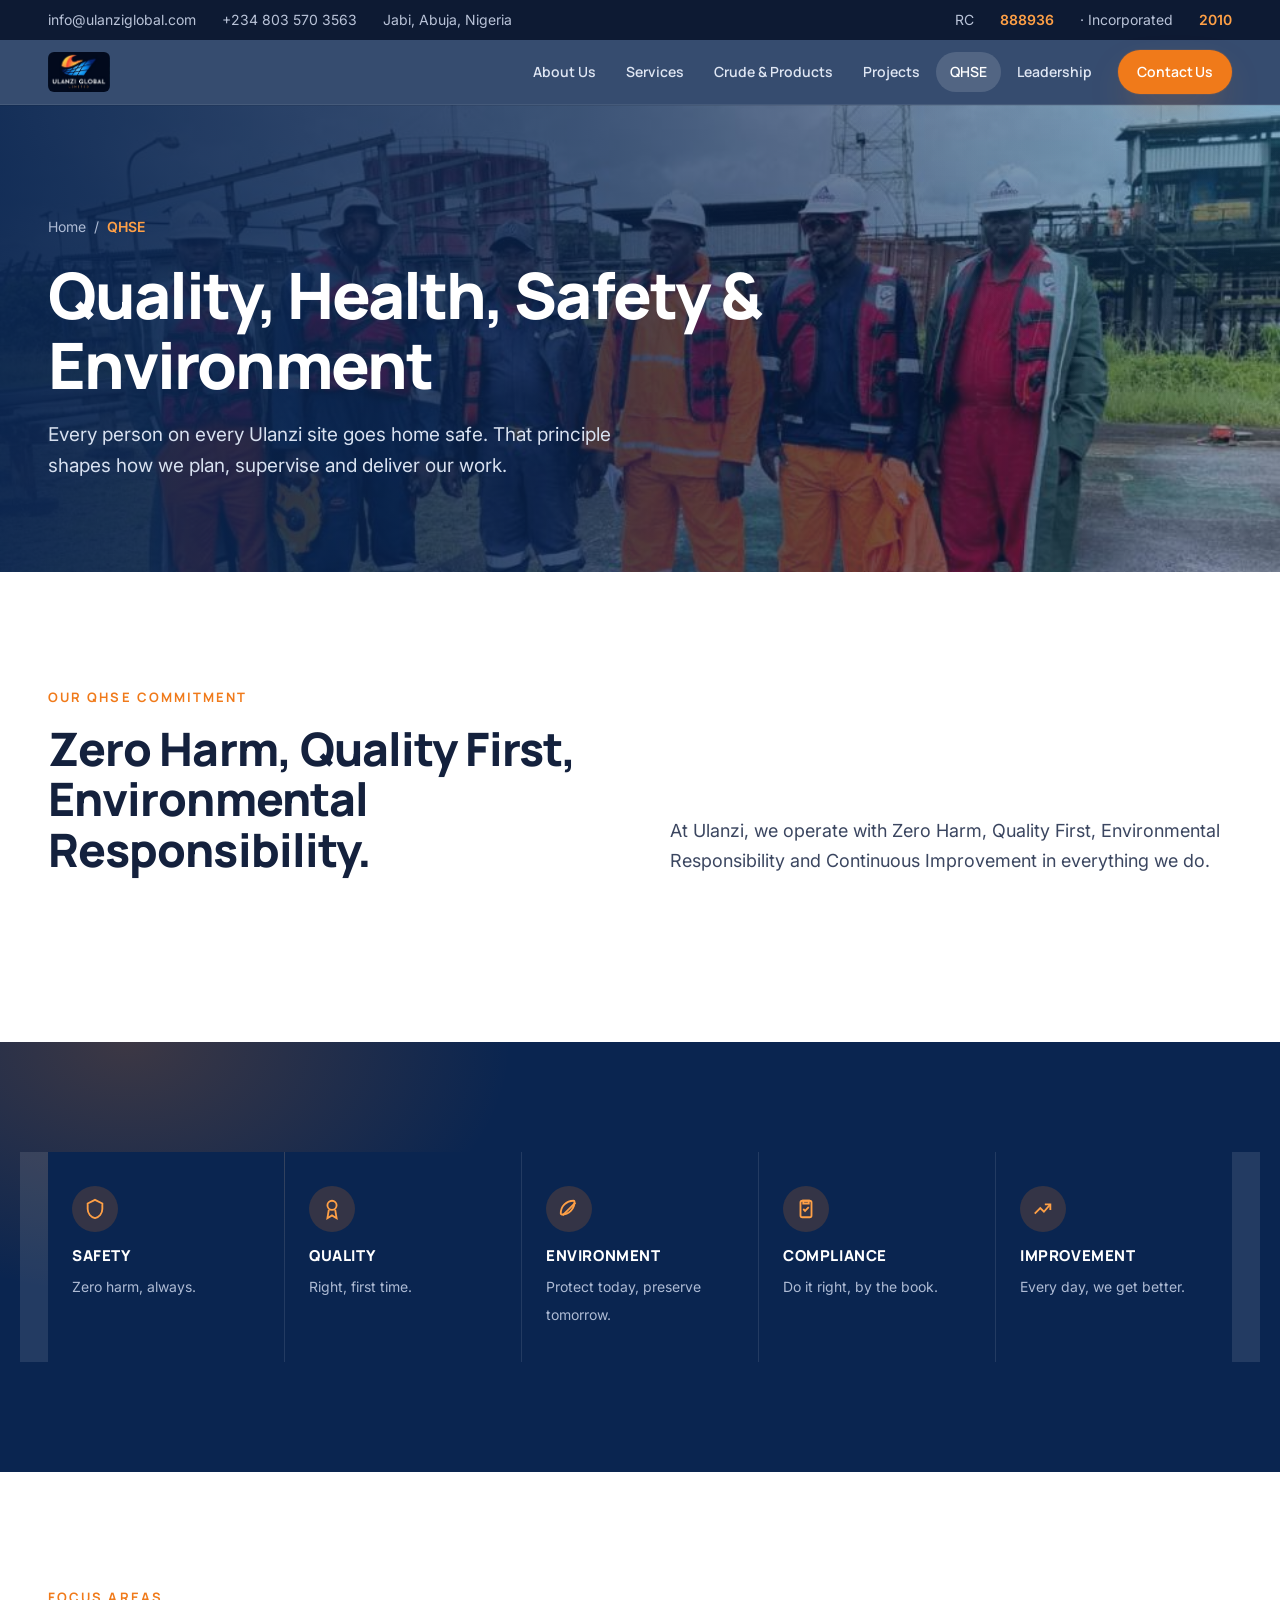
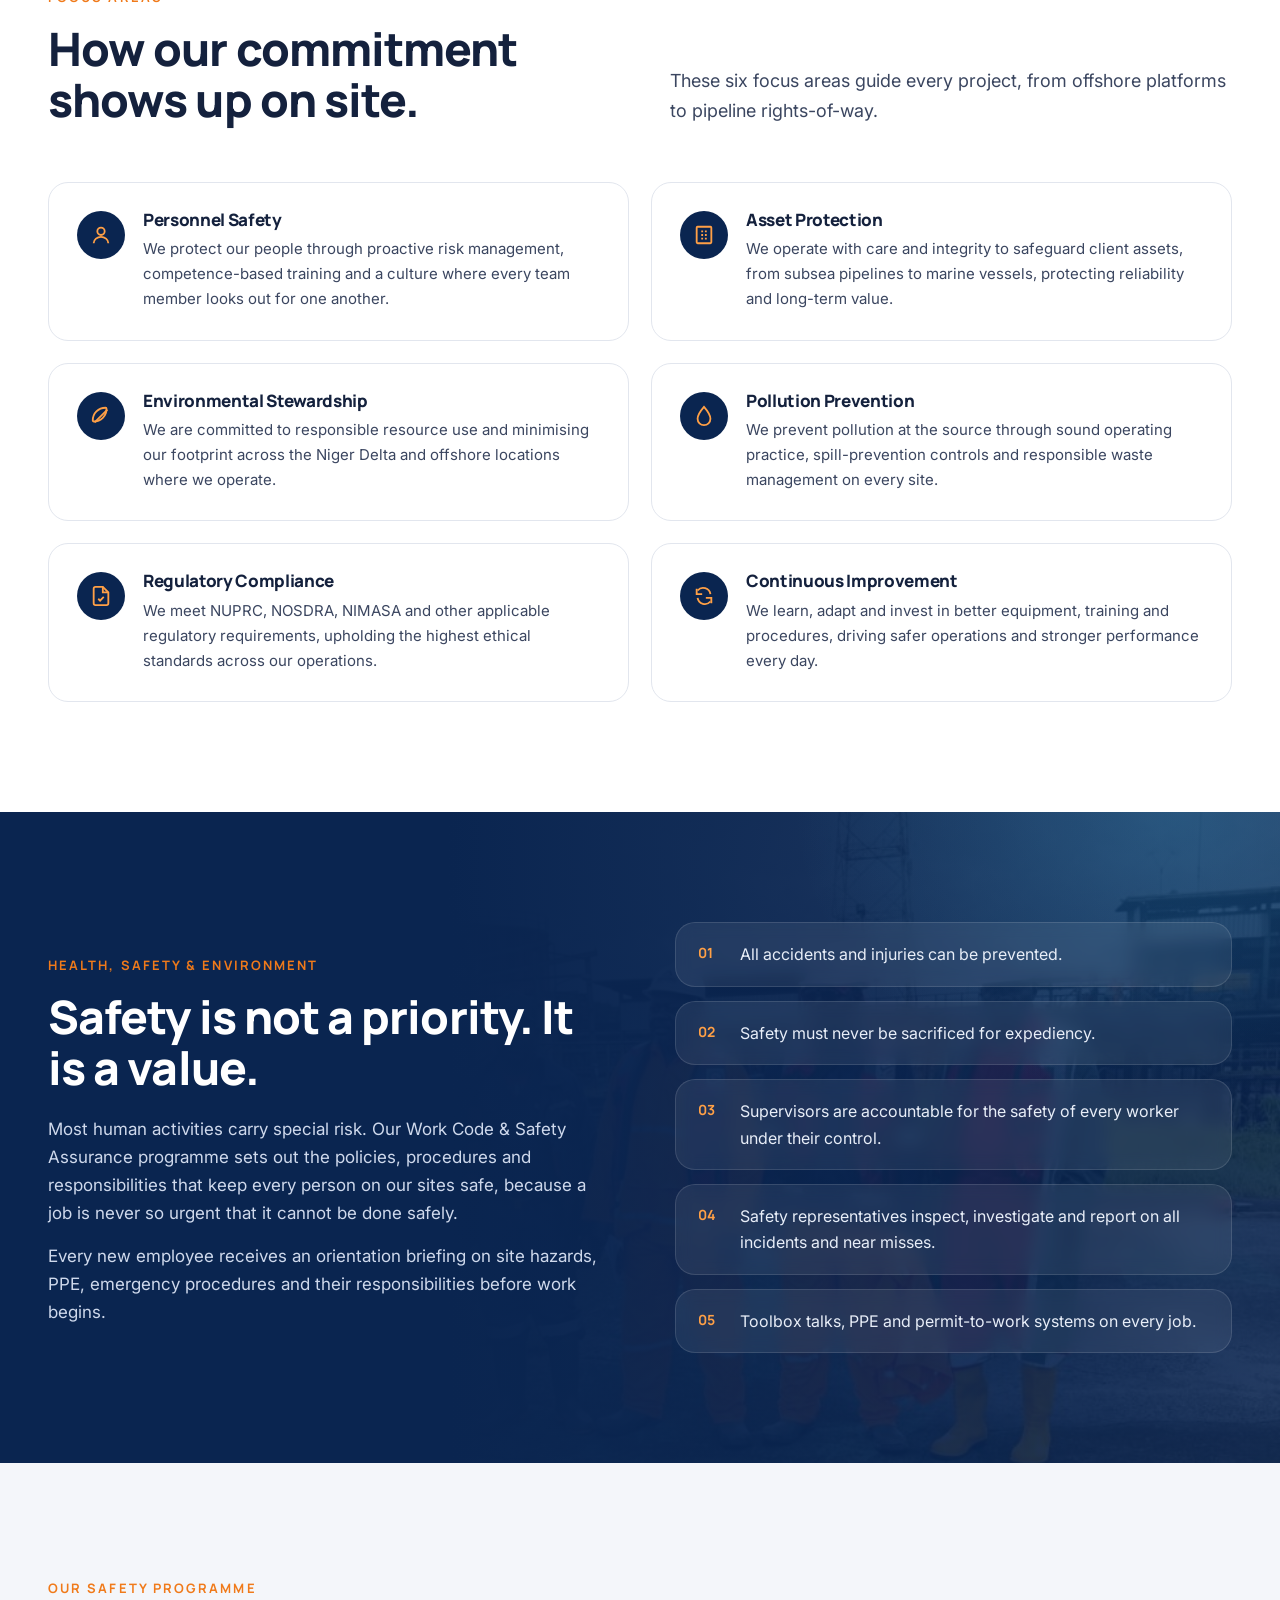
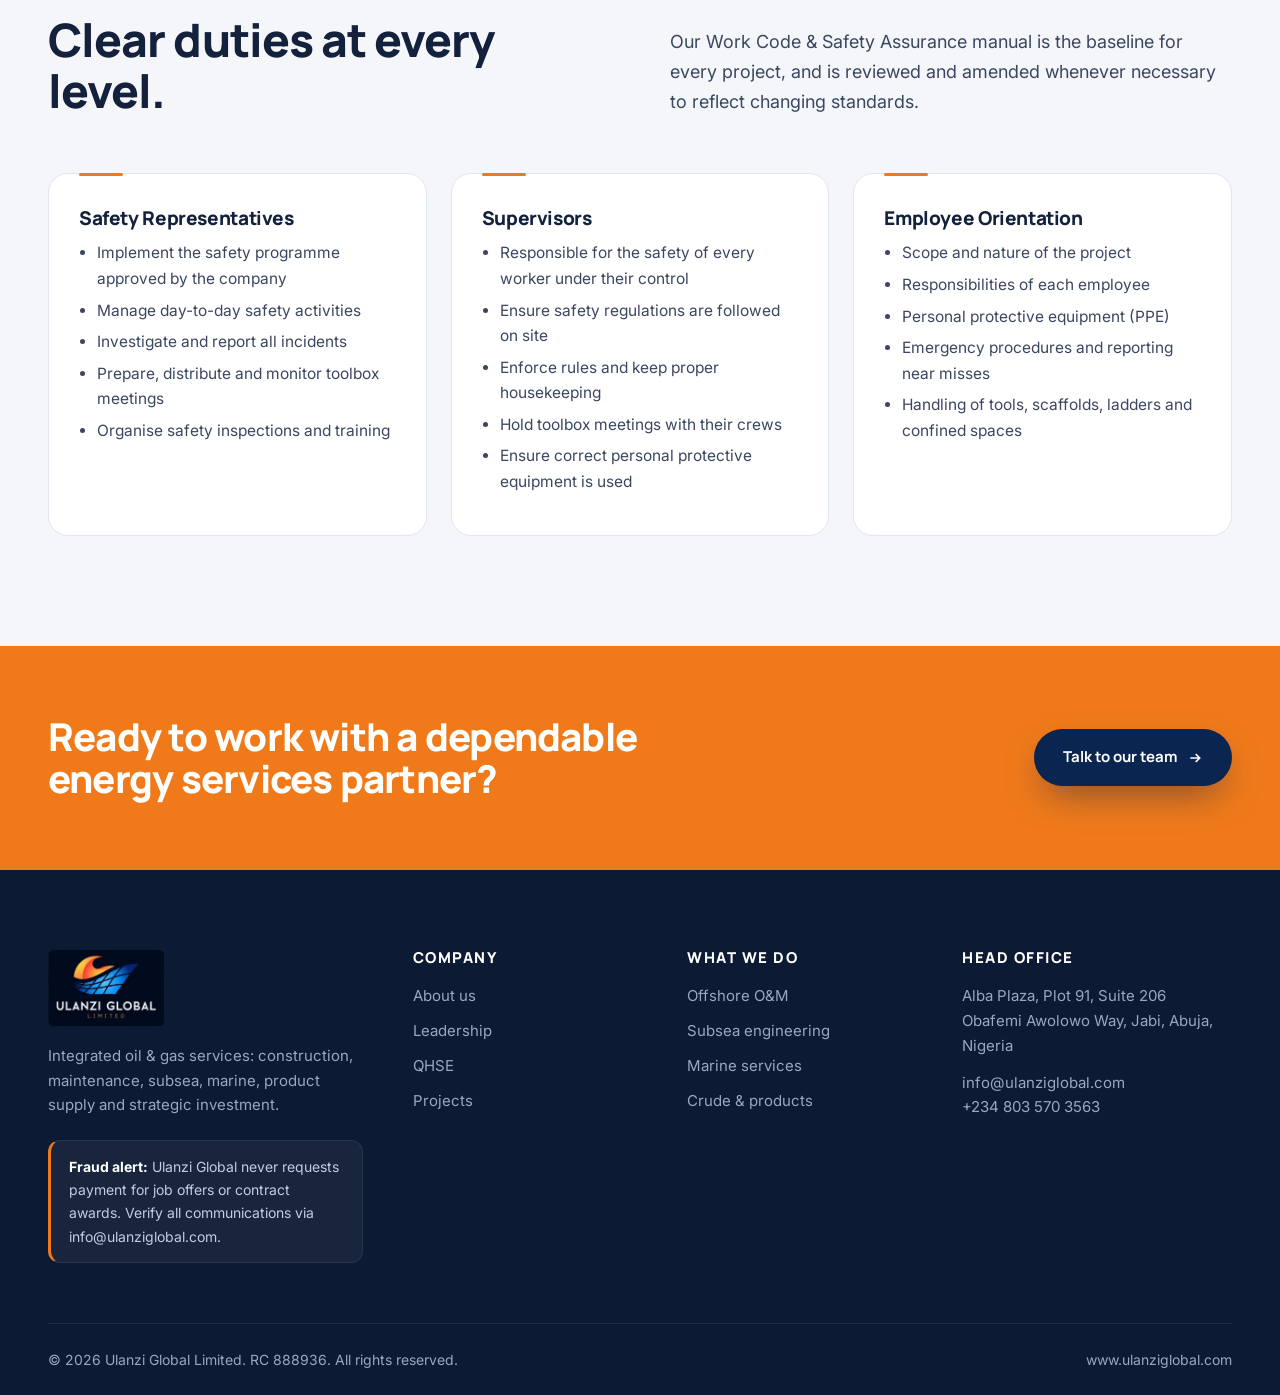
<file: hse.html>
<!doctype html>
<html lang="en">
<head>
<meta charset="utf-8">
<meta name="viewport" content="width=device-width, initial-scale=1">
<title>Quality, Health, Safety &amp; Environment | Ulanzi Global Limited</title>
<meta name="description" content="Our QHSE policy and Work Code &amp; Safety Assurance programme.">
<link rel="preconnect" href="https://fonts.googleapis.com">
<link rel="preconnect" href="https://fonts.gstatic.com" crossorigin>
<link href="https://fonts.googleapis.com/css2?family=Manrope:wght@500;600;700;800&family=Inter:wght@400;500;600;700&display=swap" rel="stylesheet">
<link rel="stylesheet" href="assets/style.css">
<link rel="icon" href="assets/img/logo.png">
</head>
<body>

<div class="util">
  <div class="wrap">
    <div class="l">
      <a href="mailto:info@ulanziglobal.com">info@ulanziglobal.com</a>
      <a href="tel:+2348035703563">+234 803 570 3563</a>
      <a href="contact.html">Jabi, Abuja, Nigeria</a>
    </div>
    <div class="r">RC <span>888936</span> · Incorporated <span>2010</span></div>
  </div>
</div>

<header class="site">
  <div class="wrap">
    <a href="index.html" class="brand" aria-label="Ulanzi Global Limited home"><img src="assets/img/logo.png" alt="Ulanzi Global Limited"></a>
    <nav class="main" id="nav">
      <a href="about.html">About Us</a>
      <a href="services.html">Services</a>
      <a href="products.html">Crude &amp; Products</a>
      <a href="projects.html">Projects</a>
      <a href="hse.html" class="active">QHSE</a>
      <a href="leadership.html">Leadership</a>
      <a href="contact.html" class="btn btn-primary">Contact Us</a>
    </nav>
    <button class="burger" aria-label="Menu" onclick="document.getElementById('nav').classList.toggle('open')">
      <svg viewBox="0 0 24 24" fill="none" stroke="currentColor" stroke-width="2"><path d="M3 6h18M3 12h18M3 18h18"/></svg>
    </button>
  </div>
</header>

<main>
<section class="page-hero">
  <div class="bg" style="background-image:url(assets/img/team.jpg)"></div>
  <div class="wrap">
    <div class="crumbs"><a href="index.html">Home</a><span>/</span><b>QHSE</b></div>
    <h1>Quality, Health, Safety &amp; Environment</h1>
    <p>Every person on every Ulanzi site goes home safe. That principle shapes how we plan, supervise and deliver our work.</p>
  </div>
</section>

<section id="qhse-commit">
  <div class="wrap">
    <div class="sec-head reveal">
      <div><span class="eyebrow">Our QHSE Commitment</span><h2>Zero Harm, Quality First, Environmental Responsibility.</h2></div>
      <p>At Ulanzi, we operate with Zero Harm, Quality First, Environmental Responsibility and Continuous Improvement in everything we do.</p>
    </div>
  </div>
</section>

<section class="pillars">
  <div class="wrap">
    <div class="pillar reveal"><i><svg viewBox="0 0 24 24" fill="none" stroke="currentColor" stroke-width="2"><path d="M12 2l8 4v6c0 5-3.5 9-8 10-4.5-1-8-5-8-10V6l8-4z"/></svg></i><h4>Safety</h4><span>Zero harm, always.</span></div>
    <div class="pillar reveal"><i><svg viewBox="0 0 24 24" fill="none" stroke="currentColor" stroke-width="2"><circle cx="12" cy="8" r="5"/><path d="M8.5 13L7 22l5-3 5 3-1.5-9"/></svg></i><h4>Quality</h4><span>Right, first time.</span></div>
    <div class="pillar reveal"><i><svg viewBox="0 0 24 24" fill="none" stroke="currentColor" stroke-width="2"><path d="M17 3C9 3 3 9 3 17c0 1 .8 1 1 1 8 0 14-6 14-14 0-.2 0-1-1-1z"/><path d="M5 19L19 5"/></svg></i><h4>Environment</h4><span>Protect today, preserve tomorrow.</span></div>
    <div class="pillar reveal"><i><svg viewBox="0 0 24 24" fill="none" stroke="currentColor" stroke-width="2"><rect x="6" y="3" width="12" height="18" rx="2"/><path d="M9 3h6v3H9z"/><path d="M9 12l2 2 4-4"/></svg></i><h4>Compliance</h4><span>Do it right, by the book.</span></div>
    <div class="pillar reveal"><i><svg viewBox="0 0 24 24" fill="none" stroke="currentColor" stroke-width="2"><path d="M3 17l6-6 4 4 7-8"/><path d="M14 7h6v6"/></svg></i><h4>Improvement</h4><span>Every day, we get better.</span></div>
  </div>
</section>

<section>
  <div class="wrap">
    <div class="sec-head reveal">
      <div><span class="eyebrow">Focus Areas</span><h2>How our commitment shows up on site.</h2></div>
      <p>These six focus areas guide every project, from offshore platforms to pipeline rights-of-way.</p>
    </div>
    <div class="qhse-grid">
      <div class="qhse-card reveal"><i><svg viewBox="0 0 24 24" fill="none" stroke="currentColor" stroke-width="2"><circle cx="12" cy="8" r="4"/><path d="M4 21c0-4 4-7 8-7s8 3 8 7"/></svg></i><div><h4>Personnel Safety</h4><p>We protect our people through proactive risk management, competence-based training and a culture where every team member looks out for one another.</p></div></div>
      <div class="qhse-card reveal"><i><svg viewBox="0 0 24 24" fill="none" stroke="currentColor" stroke-width="2"><rect x="4" y="3" width="16" height="18" rx="1"/><path d="M9 8h2M13 8h2M9 12h2M13 12h2M9 16h2M13 16h2"/></svg></i><div><h4>Asset Protection</h4><p>We operate with care and integrity to safeguard client assets, from subsea pipelines to marine vessels, protecting reliability and long-term value.</p></div></div>
      <div class="qhse-card reveal"><i><svg viewBox="0 0 24 24" fill="none" stroke="currentColor" stroke-width="2"><path d="M17 3C9 3 3 9 3 17c0 1 .8 1 1 1 8 0 14-6 14-14 0-.2 0-1-1-1z"/><path d="M5 19L19 5"/></svg></i><div><h4>Environmental Stewardship</h4><p>We are committed to responsible resource use and minimising our footprint across the Niger Delta and offshore locations where we operate.</p></div></div>
      <div class="qhse-card reveal"><i><svg viewBox="0 0 24 24" fill="none" stroke="currentColor" stroke-width="2"><path d="M12 2s7 8 7 13a7 7 0 11-14 0c0-5 7-13 7-13z"/></svg></i><div><h4>Pollution Prevention</h4><p>We prevent pollution at the source through sound operating practice, spill-prevention controls and responsible waste management on every site.</p></div></div>
      <div class="qhse-card reveal"><i><svg viewBox="0 0 24 24" fill="none" stroke="currentColor" stroke-width="2"><path d="M14 2H6a2 2 0 00-2 2v16a2 2 0 002 2h12a2 2 0 002-2V8z"/><path d="M14 2v6h6"/><path d="M9 15l2 2 4-4"/></svg></i><div><h4>Regulatory Compliance</h4><p>We meet NUPRC, NOSDRA, NIMASA and other applicable regulatory requirements, upholding the highest ethical standards across our operations.</p></div></div>
      <div class="qhse-card reveal"><i><svg viewBox="0 0 24 24" fill="none" stroke="currentColor" stroke-width="2"><path d="M4 4v6h6"/><path d="M20 20v-6h-6"/><path d="M5 14a8 8 0 0014 4M19 10A8 8 0 005 6"/></svg></i><div><h4>Continuous Improvement</h4><p>We learn, adapt and invest in better equipment, training and procedures, driving safer operations and stronger performance every day.</p></div></div>
    </div>
  </div>
</section>

<section id="hse" class="hse">
  <div class="bg"></div>
  <div class="wrap">
    <div class="reveal">
      <span class="eyebrow">Health, Safety &amp; Environment</span>
      <h2>Safety is not a priority. It is a value.</h2>
      <p>Most human activities carry special risk. Our Work Code &amp; Safety Assurance programme sets out the policies, procedures and responsibilities that keep every person on our sites safe, because a job is never so urgent that it cannot be done safely.</p>
      <p style="margin-top:14px">Every new employee receives an orientation briefing on site hazards, PPE, emergency procedures and their responsibilities before work begins.</p>
    </div>
    <ul class="reveal">
      <li><b>01</b><span>All accidents and injuries can be prevented.</span></li>
      <li><b>02</b><span>Safety must never be sacrificed for expediency.</span></li>
      <li><b>03</b><span>Supervisors are accountable for the safety of every worker under their control.</span></li>
      <li><b>04</b><span>Safety representatives inspect, investigate and report on all incidents and near misses.</span></li>
      <li><b>05</b><span>Toolbox talks, PPE and permit-to-work systems on every job.</span></li>
    </ul>
  </div>
</section>

<section class="alt">
  <div class="wrap">
    <div class="sec-head reveal">
      <div><span class="eyebrow">Our Safety Programme</span><h2>Clear duties at every level.</h2></div>
      <p>Our Work Code &amp; Safety Assurance manual is the baseline for every project, and is reviewed and amended whenever necessary to reflect changing standards.</p>
    </div>
    <div class="three">
      <div class="inv reveal"><h3>Safety Representatives</h3><ul><li>Implement the safety programme approved by the company</li><li>Manage day-to-day safety activities</li><li>Investigate and report all incidents</li><li>Prepare, distribute and monitor toolbox meetings</li><li>Organise safety inspections and training</li></ul></div>
      <div class="inv reveal"><h3>Supervisors</h3><ul><li>Responsible for the safety of every worker under their control</li><li>Ensure safety regulations are followed on site</li><li>Enforce rules and keep proper housekeeping</li><li>Hold toolbox meetings with their crews</li><li>Ensure correct personal protective equipment is used</li></ul></div>
      <div class="inv reveal"><h3>Employee Orientation</h3><ul><li>Scope and nature of the project</li><li>Responsibilities of each employee</li><li>Personal protective equipment (PPE)</li><li>Emergency procedures and reporting near misses</li><li>Handling of tools, scaffolds, ladders and confined spaces</li></ul></div>
    </div>
  </div>
</section>

<section class="cta-band">
  <div class="wrap">
    <h2>Ready to work with a dependable energy services partner?</h2>
    <a href="contact.html" class="btn">Talk to our team <svg viewBox="0 0 24 24" fill="none" stroke="currentColor" stroke-width="2.5"><path d="M5 12h14M13 6l6 6-6 6"/></svg></a>
  </div>
</section>
</main>

<footer>
  <div class="wrap">
    <div class="f-grid">
      <div>
        <a href="index.html" class="brand"><img src="assets/img/logo.png" alt="Ulanzi Global Limited"></a>
        <p class="about-f">Integrated oil &amp; gas services: construction, maintenance, subsea, marine, product supply and strategic investment.</p>
        <div class="fraud"><b style="color:#fff">Fraud alert:</b> Ulanzi Global never requests payment for job offers or contract awards. Verify all communications via info@ulanziglobal.com.</div>
      </div>
      <div><h4>Company</h4><ul><li><a href="about.html">About us</a></li><li><a href="leadership.html">Leadership</a></li><li><a href="hse.html">QHSE</a></li><li><a href="projects.html">Projects</a></li></ul></div>
      <div><h4>What we do</h4><ul><li><a href="services.html">Offshore O&amp;M</a></li><li><a href="services.html">Subsea engineering</a></li><li><a href="services.html">Marine services</a></li><li><a href="products.html">Crude &amp; products</a></li></ul></div>
      <div><h4>Head office</h4><p>Alba Plaza, Plot 91, Suite 206<br>Obafemi Awolowo Way, Jabi, Abuja, Nigeria</p><p style="margin-top:12px"><a href="mailto:info@ulanziglobal.com">info@ulanziglobal.com</a><br><a href="tel:+2348035703563">+234 803 570 3563</a></p></div>
    </div>
    <div class="f-bot"><span>© <span id="yr">2026</span> Ulanzi Global Limited. RC 888936. All rights reserved.</span><span>www.ulanziglobal.com</span></div>
  </div>
</footer>

<script src="assets/site.js"></script>
</body>
</html>
</file>
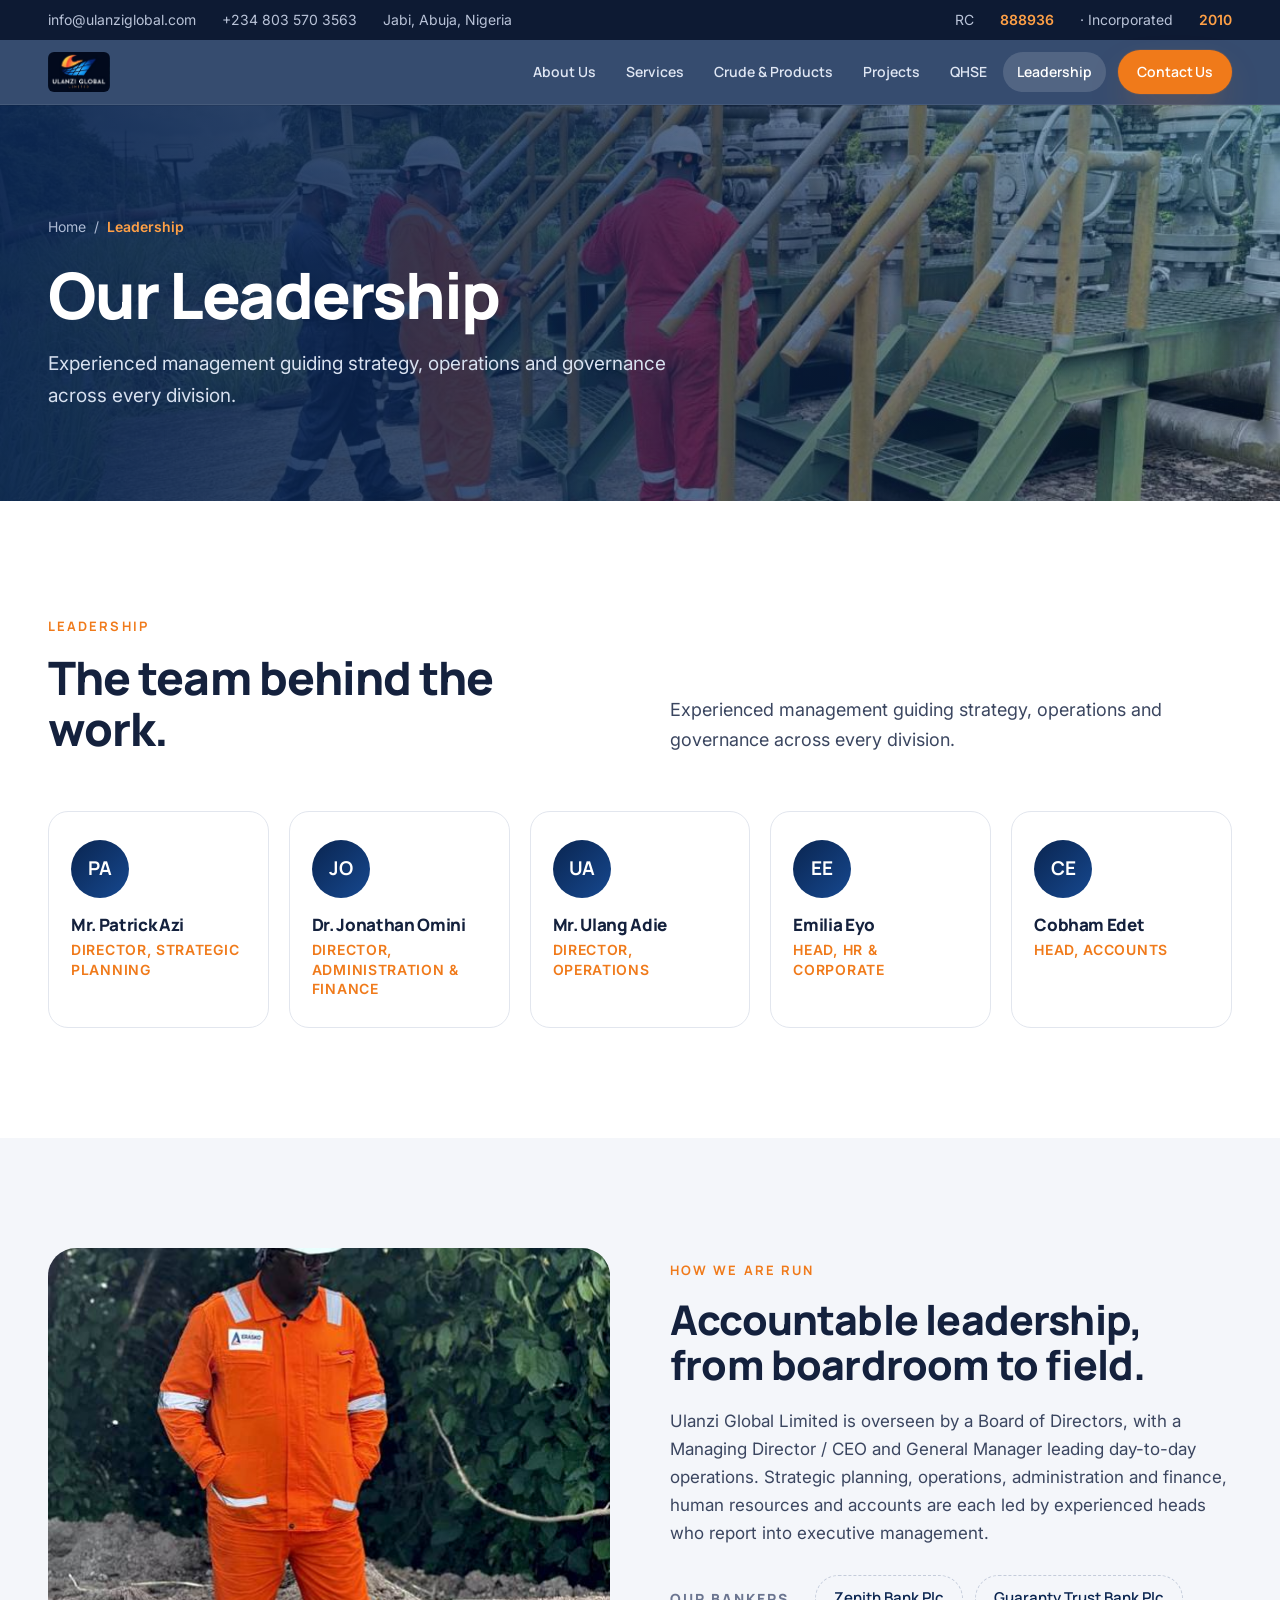
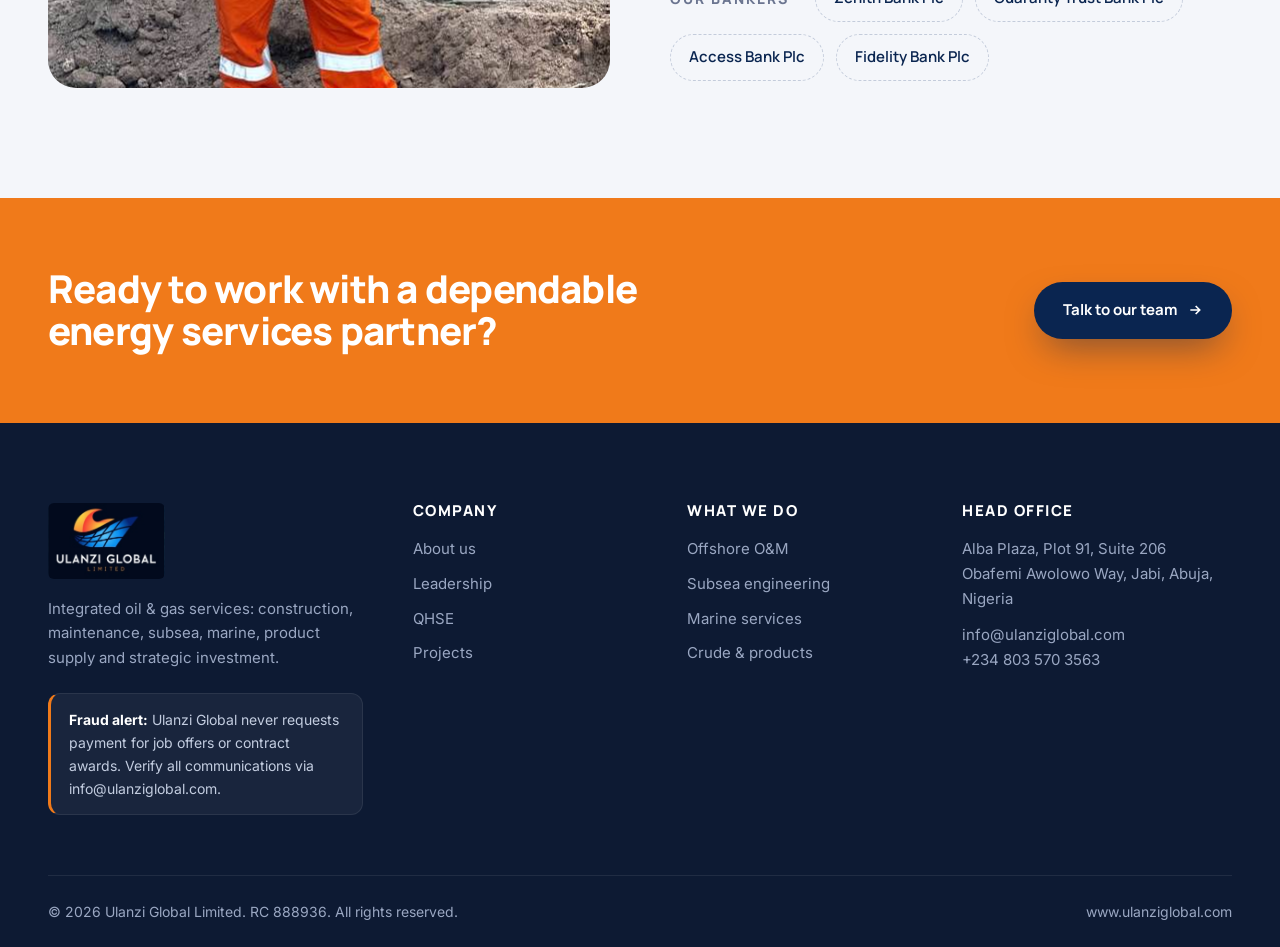
<file: leadership.html>
<!doctype html>
<html lang="en">
<head>
<meta charset="utf-8">
<meta name="viewport" content="width=device-width, initial-scale=1">
<title>Leadership | Ulanzi Global Limited</title>
<meta name="description" content="The management team of Ulanzi Global Limited.">
<link rel="preconnect" href="https://fonts.googleapis.com">
<link rel="preconnect" href="https://fonts.gstatic.com" crossorigin>
<link href="https://fonts.googleapis.com/css2?family=Manrope:wght@500;600;700;800&family=Inter:wght@400;500;600;700&display=swap" rel="stylesheet">
<link rel="stylesheet" href="assets/style.css">
<link rel="icon" href="assets/img/logo.png">
</head>
<body>

<div class="util">
  <div class="wrap">
    <div class="l">
      <a href="mailto:info@ulanziglobal.com">info@ulanziglobal.com</a>
      <a href="tel:+2348035703563">+234 803 570 3563</a>
      <a href="contact.html">Jabi, Abuja, Nigeria</a>
    </div>
    <div class="r">RC <span>888936</span> · Incorporated <span>2010</span></div>
  </div>
</div>

<header class="site">
  <div class="wrap">
    <a href="index.html" class="brand" aria-label="Ulanzi Global Limited home"><img src="assets/img/logo.png" alt="Ulanzi Global Limited"></a>
    <nav class="main" id="nav">
      <a href="about.html">About Us</a>
      <a href="services.html">Services</a>
      <a href="products.html">Crude &amp; Products</a>
      <a href="projects.html">Projects</a>
      <a href="hse.html">QHSE</a>
      <a href="leadership.html" class="active">Leadership</a>
      <a href="contact.html" class="btn btn-primary">Contact Us</a>
    </nav>
    <button class="burger" aria-label="Menu" onclick="document.getElementById('nav').classList.toggle('open')">
      <svg viewBox="0 0 24 24" fill="none" stroke="currentColor" stroke-width="2"><path d="M3 6h18M3 12h18M3 18h18"/></svg>
    </button>
  </div>
</header>

<main>
<section class="page-hero">
  <div class="bg" style="background-image:url(assets/img/hero2.jpg)"></div>
  <div class="wrap">
    <div class="crumbs"><a href="index.html">Home</a><span>/</span><b>Leadership</b></div>
    <h1>Our Leadership</h1>
    <p>Experienced management guiding strategy, operations and governance across every division.</p>
  </div>
</section>

<section id="leadership">
  <div class="wrap">
    <div class="sec-head reveal">
      <div><span class="eyebrow">Leadership</span><h2>The team behind the work.</h2></div>
      <p>Experienced management guiding strategy, operations and governance across every division.</p>
    </div>
    <div class="team">
      <div class="person reveal"><div class="av">PA</div><h4>Mr. Patrick Azi</h4><p>Director, Strategic Planning</p></div>
      <div class="person reveal"><div class="av">JO</div><h4>Dr. Jonathan Omini</h4><p>Director, Administration &amp; Finance</p></div>
      <div class="person reveal"><div class="av">UA</div><h4>Mr. Ulang Adie</h4><p>Director, Operations</p></div>
      <div class="person reveal"><div class="av">EE</div><h4>Emilia Eyo</h4><p>Head, HR &amp; Corporate</p></div>
      <div class="person reveal"><div class="av">CE</div><h4>Cobham Edet</h4><p>Head, Accounts</p></div>
    </div>
  </div>
</section>

<section class="alt">
  <div class="wrap gov">
    <img class="reveal" src="assets/img/engineer.jpg" alt="Ulanzi engineer on site">
    <div class="reveal">
      <span class="eyebrow">How We Are Run</span>
      <h2>Accountable leadership, from boardroom to field.</h2>
      <p>Ulanzi Global Limited is overseen by a Board of Directors, with a Managing Director / CEO and General Manager leading day-to-day operations. Strategic planning, operations, administration and finance, human resources and accounts are each led by experienced heads who report into executive management.</p>
      <div class="banks" style="margin-top:28px">
        <h4>Our Bankers</h4>
        <span>Zenith Bank Plc</span><span>Guaranty Trust Bank Plc</span><span>Access Bank Plc</span><span>Fidelity Bank Plc</span>
      </div>
    </div>
  </div>
</section>

<section class="cta-band">
  <div class="wrap">
    <h2>Ready to work with a dependable energy services partner?</h2>
    <a href="contact.html" class="btn">Talk to our team <svg viewBox="0 0 24 24" fill="none" stroke="currentColor" stroke-width="2.5"><path d="M5 12h14M13 6l6 6-6 6"/></svg></a>
  </div>
</section>
</main>

<footer>
  <div class="wrap">
    <div class="f-grid">
      <div>
        <a href="index.html" class="brand"><img src="assets/img/logo.png" alt="Ulanzi Global Limited"></a>
        <p class="about-f">Integrated oil &amp; gas services: construction, maintenance, subsea, marine, product supply and strategic investment.</p>
        <div class="fraud"><b style="color:#fff">Fraud alert:</b> Ulanzi Global never requests payment for job offers or contract awards. Verify all communications via info@ulanziglobal.com.</div>
      </div>
      <div><h4>Company</h4><ul><li><a href="about.html">About us</a></li><li><a href="leadership.html">Leadership</a></li><li><a href="hse.html">QHSE</a></li><li><a href="projects.html">Projects</a></li></ul></div>
      <div><h4>What we do</h4><ul><li><a href="services.html">Offshore O&amp;M</a></li><li><a href="services.html">Subsea engineering</a></li><li><a href="services.html">Marine services</a></li><li><a href="products.html">Crude &amp; products</a></li></ul></div>
      <div><h4>Head office</h4><p>Alba Plaza, Plot 91, Suite 206<br>Obafemi Awolowo Way, Jabi, Abuja, Nigeria</p><p style="margin-top:12px"><a href="mailto:info@ulanziglobal.com">info@ulanziglobal.com</a><br><a href="tel:+2348035703563">+234 803 570 3563</a></p></div>
    </div>
    <div class="f-bot"><span>© <span id="yr">2026</span> Ulanzi Global Limited. RC 888936. All rights reserved.</span><span>www.ulanziglobal.com</span></div>
  </div>
</footer>

<script src="assets/site.js"></script>
</body>
</html>
</file>
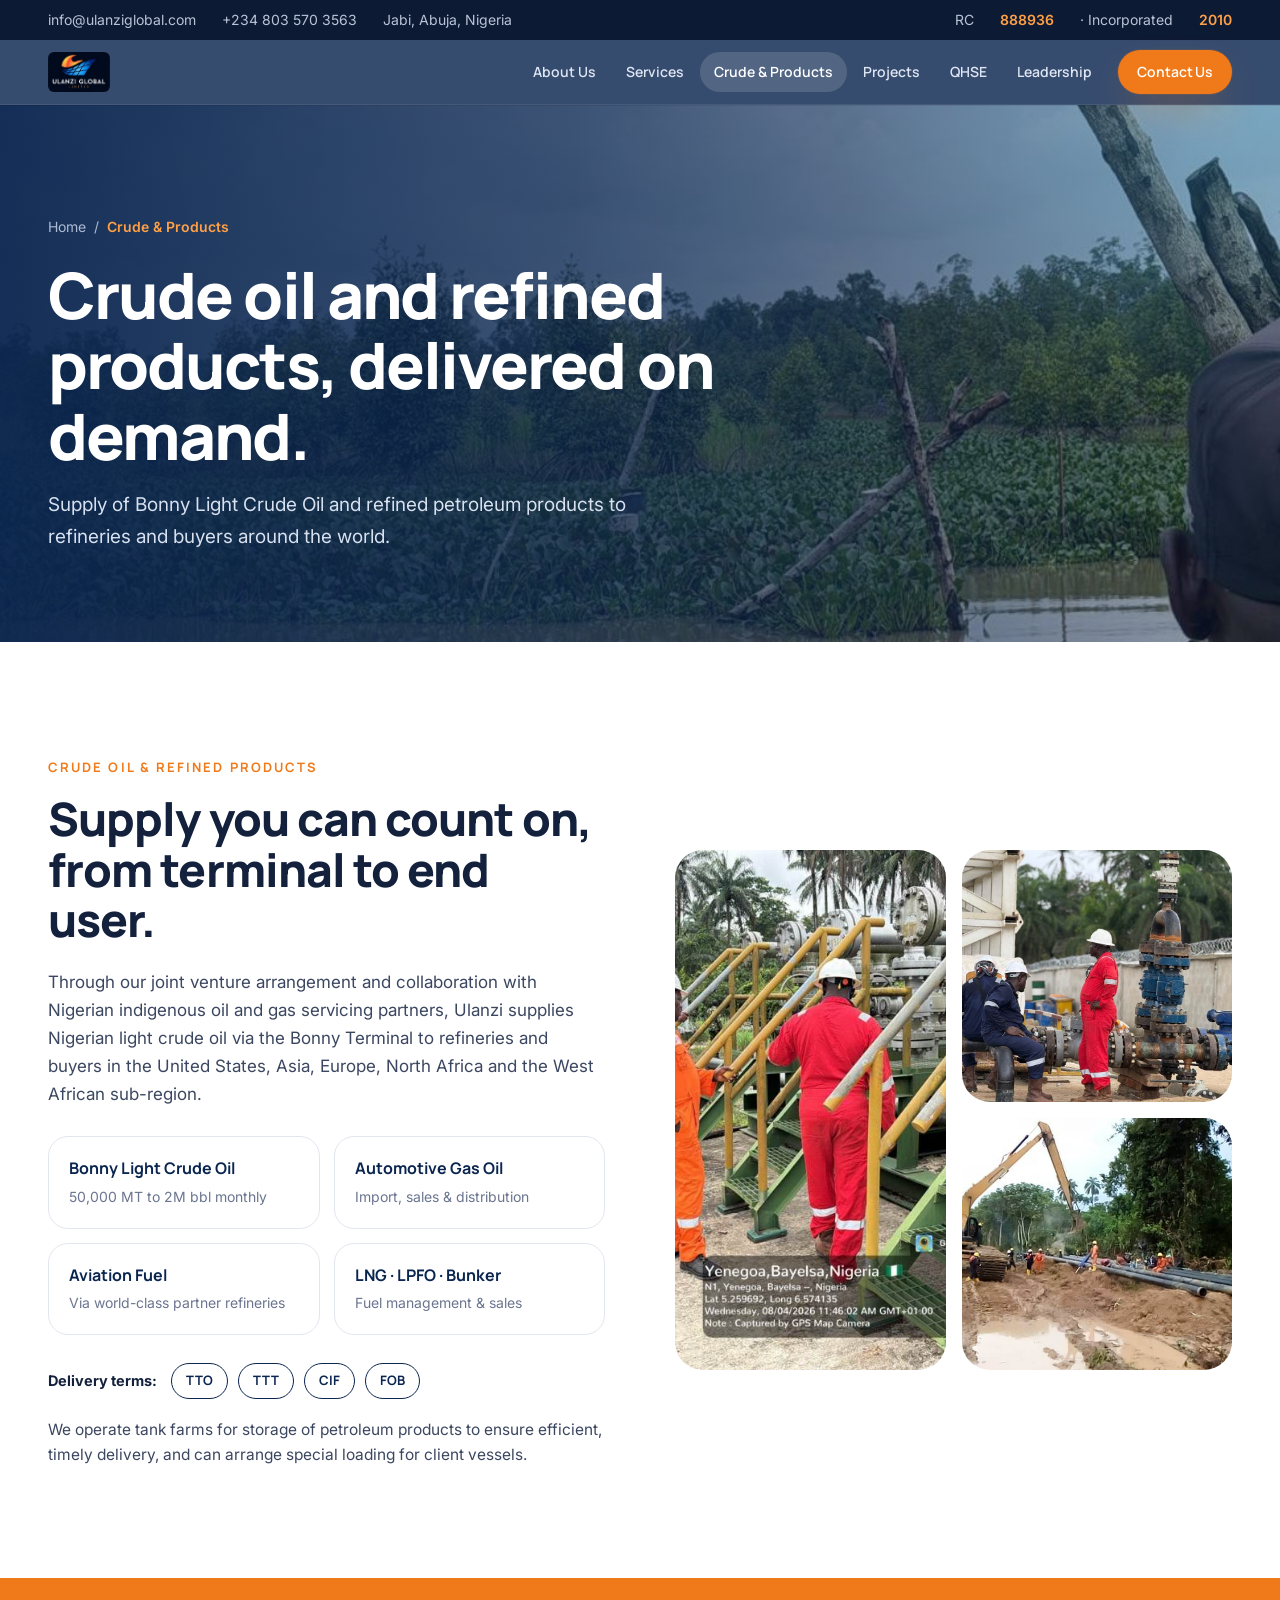
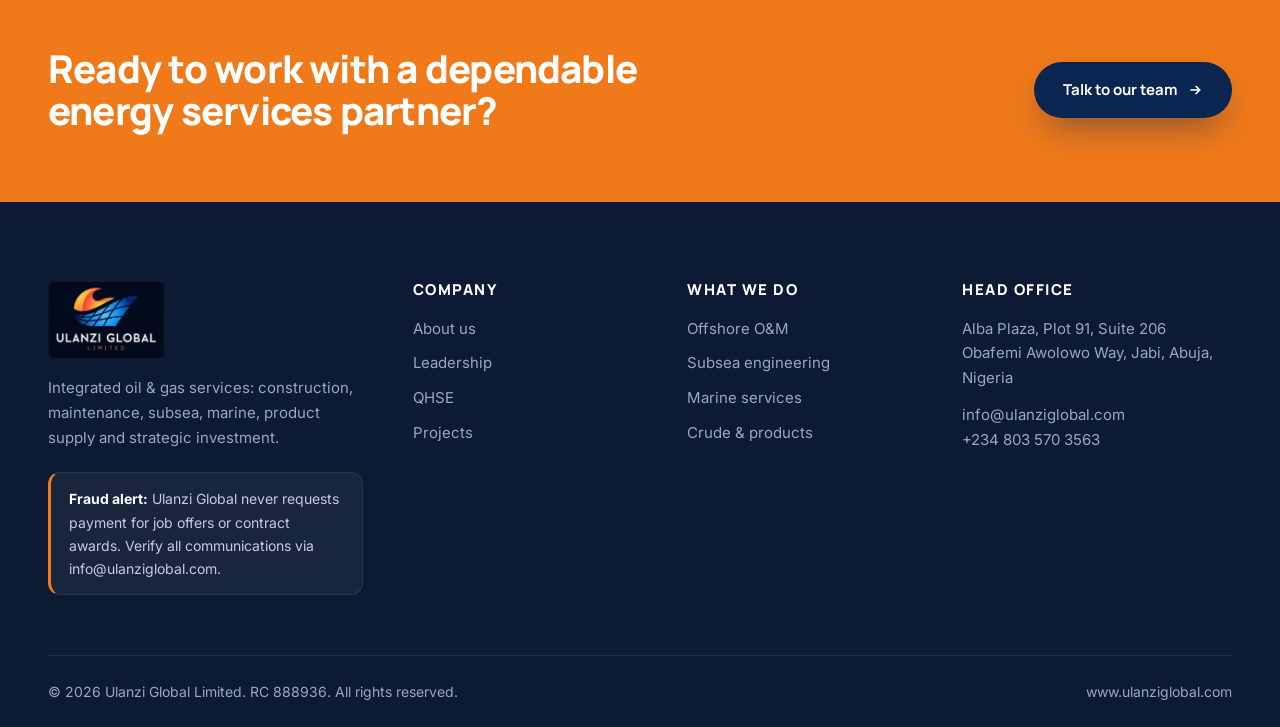
<file: products.html>
<!doctype html>
<html lang="en">
<head>
<meta charset="utf-8">
<meta name="viewport" content="width=device-width, initial-scale=1">
<title>Crude Oil &amp; Products | Ulanzi Global Limited</title>
<meta name="description" content="Bonny Light Crude Oil, AGO, aviation fuel, LNG and bunker fuel supply.">
<link rel="preconnect" href="https://fonts.googleapis.com">
<link rel="preconnect" href="https://fonts.gstatic.com" crossorigin>
<link href="https://fonts.googleapis.com/css2?family=Manrope:wght@500;600;700;800&family=Inter:wght@400;500;600;700&display=swap" rel="stylesheet">
<link rel="stylesheet" href="assets/style.css">
<link rel="icon" href="assets/img/logo.png">
</head>
<body>

<div class="util">
  <div class="wrap">
    <div class="l">
      <a href="mailto:info@ulanziglobal.com">info@ulanziglobal.com</a>
      <a href="tel:+2348035703563">+234 803 570 3563</a>
      <a href="contact.html">Jabi, Abuja, Nigeria</a>
    </div>
    <div class="r">RC <span>888936</span> · Incorporated <span>2010</span></div>
  </div>
</div>

<header class="site">
  <div class="wrap">
    <a href="index.html" class="brand" aria-label="Ulanzi Global Limited home"><img src="assets/img/logo.png" alt="Ulanzi Global Limited"></a>
    <nav class="main" id="nav">
      <a href="about.html">About Us</a>
      <a href="services.html">Services</a>
      <a href="products.html" class="active">Crude &amp; Products</a>
      <a href="projects.html">Projects</a>
      <a href="hse.html">QHSE</a>
      <a href="leadership.html">Leadership</a>
      <a href="contact.html" class="btn btn-primary">Contact Us</a>
    </nav>
    <button class="burger" aria-label="Menu" onclick="document.getElementById('nav').classList.toggle('open')">
      <svg viewBox="0 0 24 24" fill="none" stroke="currentColor" stroke-width="2"><path d="M3 6h18M3 12h18M3 18h18"/></svg>
    </button>
  </div>
</header>

<main>
<section class="page-hero">
  <div class="bg" style="background-image:url(assets/img/swamp.jpg)"></div>
  <div class="wrap">
    <div class="crumbs"><a href="index.html">Home</a><span>/</span><b>Crude &amp; Products</b></div>
    <h1>Crude oil and refined products, delivered on demand.</h1>
    <p>Supply of Bonny Light Crude Oil and refined petroleum products to refineries and buyers around the world.</p>
  </div>
</section>

<section id="products" >
  <div class="wrap products">
    <div class="reveal">
      <span class="eyebrow">Crude Oil &amp; Refined Products</span>
      <h2>Supply you can count on, from terminal to end user.</h2>
      <p>Through our joint venture arrangement and collaboration with Nigerian indigenous oil and gas servicing partners, Ulanzi supplies Nigerian light crude oil via the Bonny Terminal to refineries and buyers in the United States, Asia, Europe, North Africa and the West African sub-region.</p>
      <div class="prod-list">
        <div><b>Bonny Light Crude Oil</b><small>50,000 MT to 2M bbl monthly</small></div>
        <div><b>Automotive Gas Oil</b><small>Import, sales &amp; distribution</small></div>
        <div><b>Aviation Fuel</b><small>Via world-class partner refineries</small></div>
        <div><b>LNG · LPFO · Bunker</b><small>Fuel management &amp; sales</small></div>
      </div>
      <div class="terms"><strong style="color:var(--ink);margin-right:4px">Delivery terms:</strong><span>TTO</span><span>TTT</span><span>CIF</span><span>FOB</span></div>
      <p style="margin-top:18px;font-size:15.5px">We operate tank farms for storage of petroleum products to ensure efficient, timely delivery, and can arrange special loading for client vessels.</p>
    </div>
    <div class="media reveal">
      <img src="assets/img/hero2.jpg" alt="Crew at a production facility">
      <img src="assets/img/wellhead.jpg" alt="Wellhead maintenance">
      <img src="assets/img/excav.jpg" alt="Pipeline right-of-way works">
    </div>
  </div>
</section>

<section class="cta-band">
  <div class="wrap">
    <h2>Ready to work with a dependable energy services partner?</h2>
    <a href="contact.html" class="btn">Talk to our team <svg viewBox="0 0 24 24" fill="none" stroke="currentColor" stroke-width="2.5"><path d="M5 12h14M13 6l6 6-6 6"/></svg></a>
  </div>
</section>
</main>

<footer>
  <div class="wrap">
    <div class="f-grid">
      <div>
        <a href="index.html" class="brand"><img src="assets/img/logo.png" alt="Ulanzi Global Limited"></a>
        <p class="about-f">Integrated oil &amp; gas services: construction, maintenance, subsea, marine, product supply and strategic investment.</p>
        <div class="fraud"><b style="color:#fff">Fraud alert:</b> Ulanzi Global never requests payment for job offers or contract awards. Verify all communications via info@ulanziglobal.com.</div>
      </div>
      <div><h4>Company</h4><ul><li><a href="about.html">About us</a></li><li><a href="leadership.html">Leadership</a></li><li><a href="hse.html">QHSE</a></li><li><a href="projects.html">Projects</a></li></ul></div>
      <div><h4>What we do</h4><ul><li><a href="services.html">Offshore O&amp;M</a></li><li><a href="services.html">Subsea engineering</a></li><li><a href="services.html">Marine services</a></li><li><a href="products.html">Crude &amp; products</a></li></ul></div>
      <div><h4>Head office</h4><p>Alba Plaza, Plot 91, Suite 206<br>Obafemi Awolowo Way, Jabi, Abuja, Nigeria</p><p style="margin-top:12px"><a href="mailto:info@ulanziglobal.com">info@ulanziglobal.com</a><br><a href="tel:+2348035703563">+234 803 570 3563</a></p></div>
    </div>
    <div class="f-bot"><span>© <span id="yr">2026</span> Ulanzi Global Limited. RC 888936. All rights reserved.</span><span>www.ulanziglobal.com</span></div>
  </div>
</footer>

<script src="assets/site.js"></script>
</body>
</html>
</file>
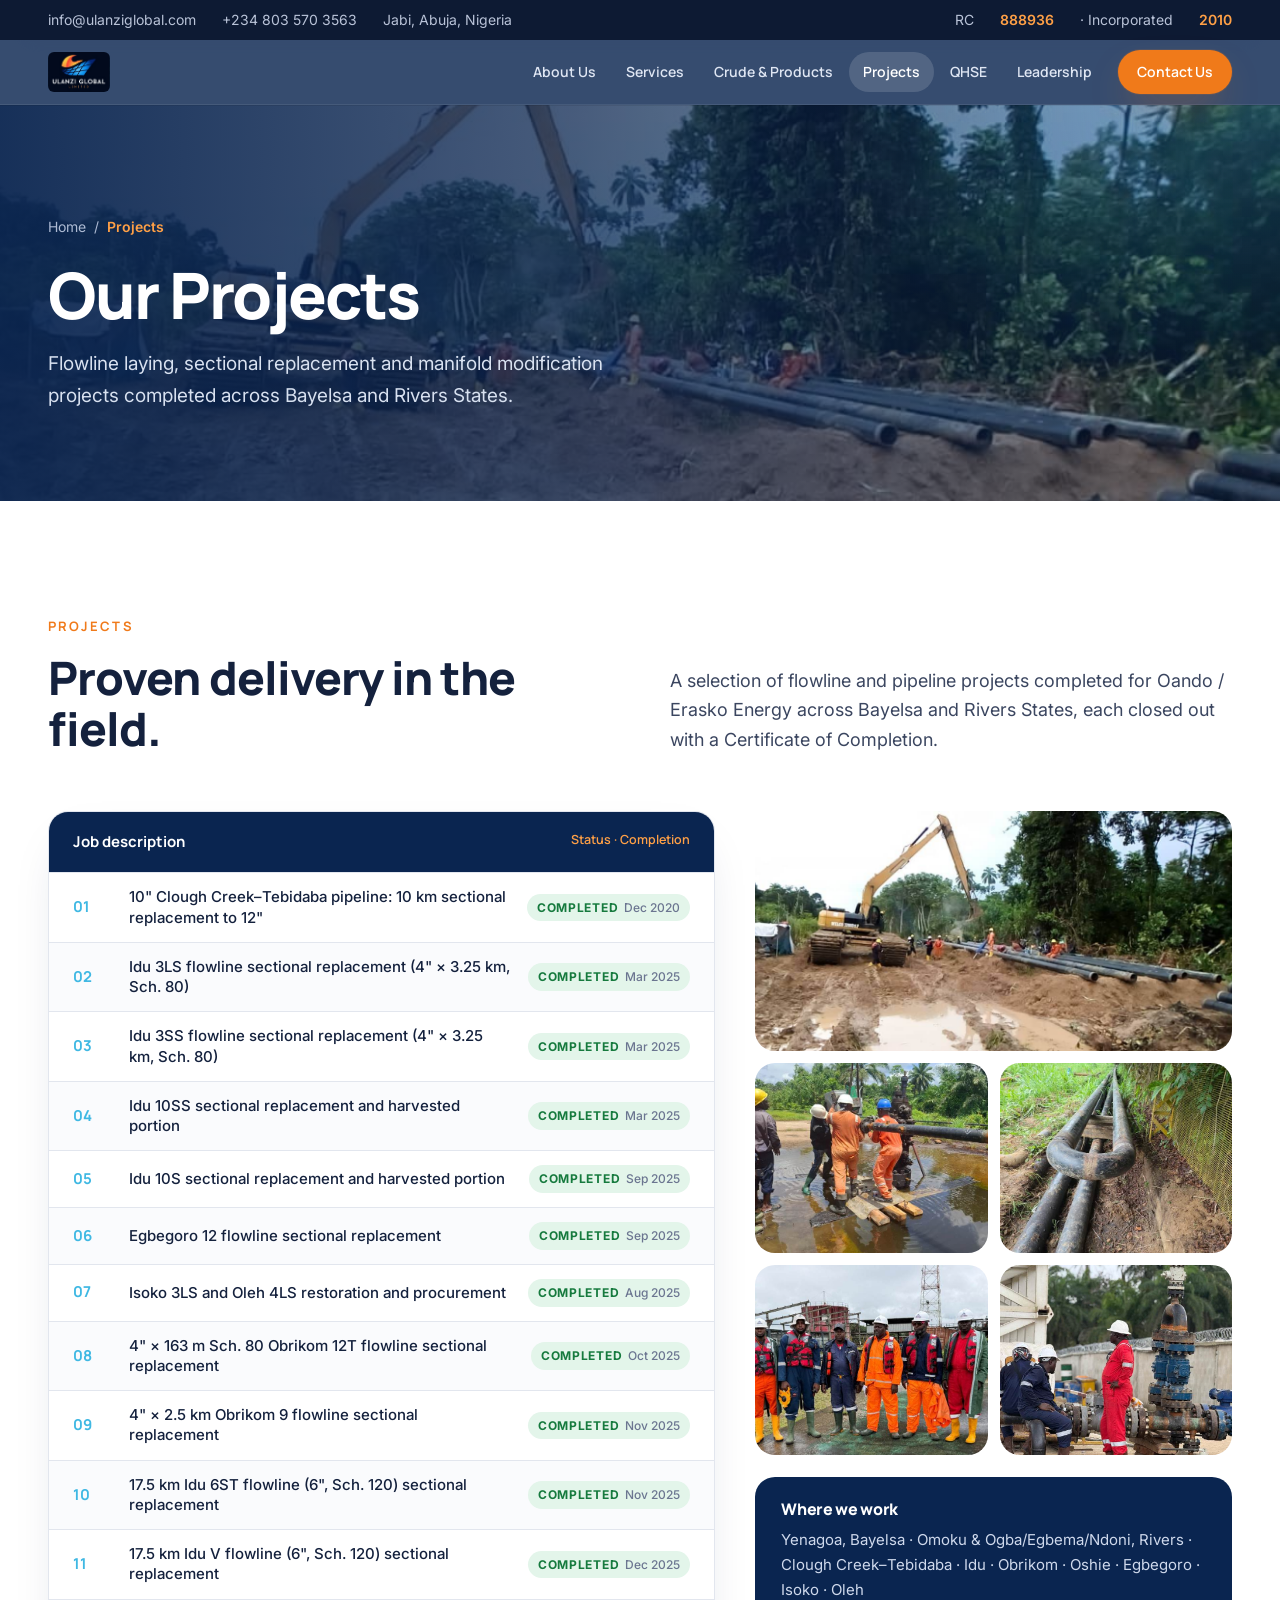
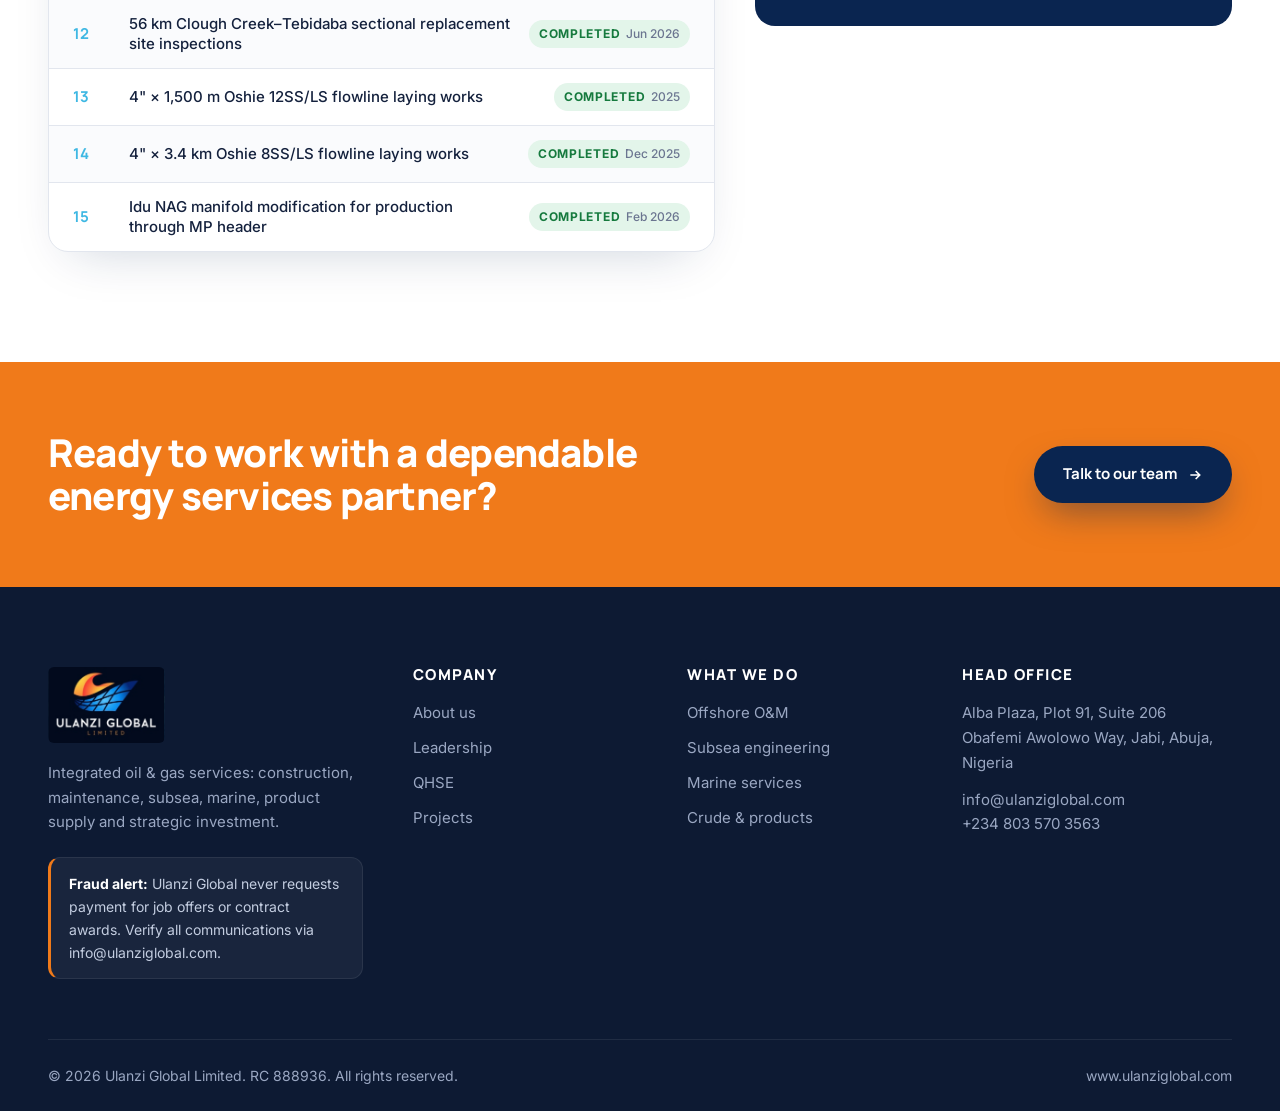
<file: projects.html>
<!doctype html>
<html lang="en">
<head>
<meta charset="utf-8">
<meta name="viewport" content="width=device-width, initial-scale=1">
<title>Projects | Ulanzi Global Limited</title>
<meta name="description" content="Completed flowline and pipeline projects in the Niger Delta.">
<link rel="preconnect" href="https://fonts.googleapis.com">
<link rel="preconnect" href="https://fonts.gstatic.com" crossorigin>
<link href="https://fonts.googleapis.com/css2?family=Manrope:wght@500;600;700;800&family=Inter:wght@400;500;600;700&display=swap" rel="stylesheet">
<link rel="stylesheet" href="assets/style.css">
<link rel="icon" href="assets/img/logo.png">
</head>
<body>

<div class="util">
  <div class="wrap">
    <div class="l">
      <a href="mailto:info@ulanziglobal.com">info@ulanziglobal.com</a>
      <a href="tel:+2348035703563">+234 803 570 3563</a>
      <a href="contact.html">Jabi, Abuja, Nigeria</a>
    </div>
    <div class="r">RC <span>888936</span> · Incorporated <span>2010</span></div>
  </div>
</div>

<header class="site">
  <div class="wrap">
    <a href="index.html" class="brand" aria-label="Ulanzi Global Limited home"><img src="assets/img/logo.png" alt="Ulanzi Global Limited"></a>
    <nav class="main" id="nav">
      <a href="about.html">About Us</a>
      <a href="services.html">Services</a>
      <a href="products.html">Crude &amp; Products</a>
      <a href="projects.html" class="active">Projects</a>
      <a href="hse.html">QHSE</a>
      <a href="leadership.html">Leadership</a>
      <a href="contact.html" class="btn btn-primary">Contact Us</a>
    </nav>
    <button class="burger" aria-label="Menu" onclick="document.getElementById('nav').classList.toggle('open')">
      <svg viewBox="0 0 24 24" fill="none" stroke="currentColor" stroke-width="2"><path d="M3 6h18M3 12h18M3 18h18"/></svg>
    </button>
  </div>
</header>

<main>
<section class="page-hero">
  <div class="bg" style="background-image:url(assets/img/excav.jpg)"></div>
  <div class="wrap">
    <div class="crumbs"><a href="index.html">Home</a><span>/</span><b>Projects</b></div>
    <h1>Our Projects</h1>
    <p>Flowline laying, sectional replacement and manifold modification projects completed across Bayelsa and Rivers States.</p>
  </div>
</section>

<section id="projects">
  <div class="wrap">
    <div class="sec-head reveal">
      <div><span class="eyebrow">Projects</span><h2>Proven delivery in the field.</h2></div>
      <p>A selection of flowline and pipeline projects completed for Oando / Erasko Energy across Bayelsa and Rivers States, each closed out with a Certificate of Completion.</p>
    </div>
    <div class="proj-wrap">
      <div class="table reveal">
        <div class="th"><span>Job description</span><small>Status · Completion</small></div>
        <div id="rows"></div>
      </div>
      <div class="reveal">
        <div class="gallery">
          <img class="wide" src="assets/img/excav.jpg" alt="Excavator on pipeline route">
          <img src="assets/img/lay.jpg" alt="Crew carrying pipe across a flooded site">
          <img src="assets/img/pipes.jpg" alt="Pipelines laid in trench">
          <img src="assets/img/team.jpg" alt="Ulanzi field team">
          <img src="assets/img/wellhead.jpg" alt="Wellhead crew">
        </div>
        <div class="locs">
          <h4>Where we work</h4>
          <p>Yenagoa, Bayelsa · Omoku &amp; Ogba/Egbema/Ndoni, Rivers · Clough Creek–Tebidaba · Idu · Obrikom · Oshie · Egbegoro · Isoko · Oleh</p>
        </div>
      </div>
    </div>
  </div>
</section>

<section class="cta-band">
  <div class="wrap">
    <h2>Ready to work with a dependable energy services partner?</h2>
    <a href="contact.html" class="btn">Talk to our team <svg viewBox="0 0 24 24" fill="none" stroke="currentColor" stroke-width="2.5"><path d="M5 12h14M13 6l6 6-6 6"/></svg></a>
  </div>
</section>
</main>

<footer>
  <div class="wrap">
    <div class="f-grid">
      <div>
        <a href="index.html" class="brand"><img src="assets/img/logo.png" alt="Ulanzi Global Limited"></a>
        <p class="about-f">Integrated oil &amp; gas services: construction, maintenance, subsea, marine, product supply and strategic investment.</p>
        <div class="fraud"><b style="color:#fff">Fraud alert:</b> Ulanzi Global never requests payment for job offers or contract awards. Verify all communications via info@ulanziglobal.com.</div>
      </div>
      <div><h4>Company</h4><ul><li><a href="about.html">About us</a></li><li><a href="leadership.html">Leadership</a></li><li><a href="hse.html">QHSE</a></li><li><a href="projects.html">Projects</a></li></ul></div>
      <div><h4>What we do</h4><ul><li><a href="services.html">Offshore O&amp;M</a></li><li><a href="services.html">Subsea engineering</a></li><li><a href="services.html">Marine services</a></li><li><a href="products.html">Crude &amp; products</a></li></ul></div>
      <div><h4>Head office</h4><p>Alba Plaza, Plot 91, Suite 206<br>Obafemi Awolowo Way, Jabi, Abuja, Nigeria</p><p style="margin-top:12px"><a href="mailto:info@ulanziglobal.com">info@ulanziglobal.com</a><br><a href="tel:+2348035703563">+234 803 570 3563</a></p></div>
    </div>
    <div class="f-bot"><span>© <span id="yr">2026</span> Ulanzi Global Limited. RC 888936. All rights reserved.</span><span>www.ulanziglobal.com</span></div>
  </div>
</footer>

<script src="assets/site.js"></script>
</body>
</html>
</file>
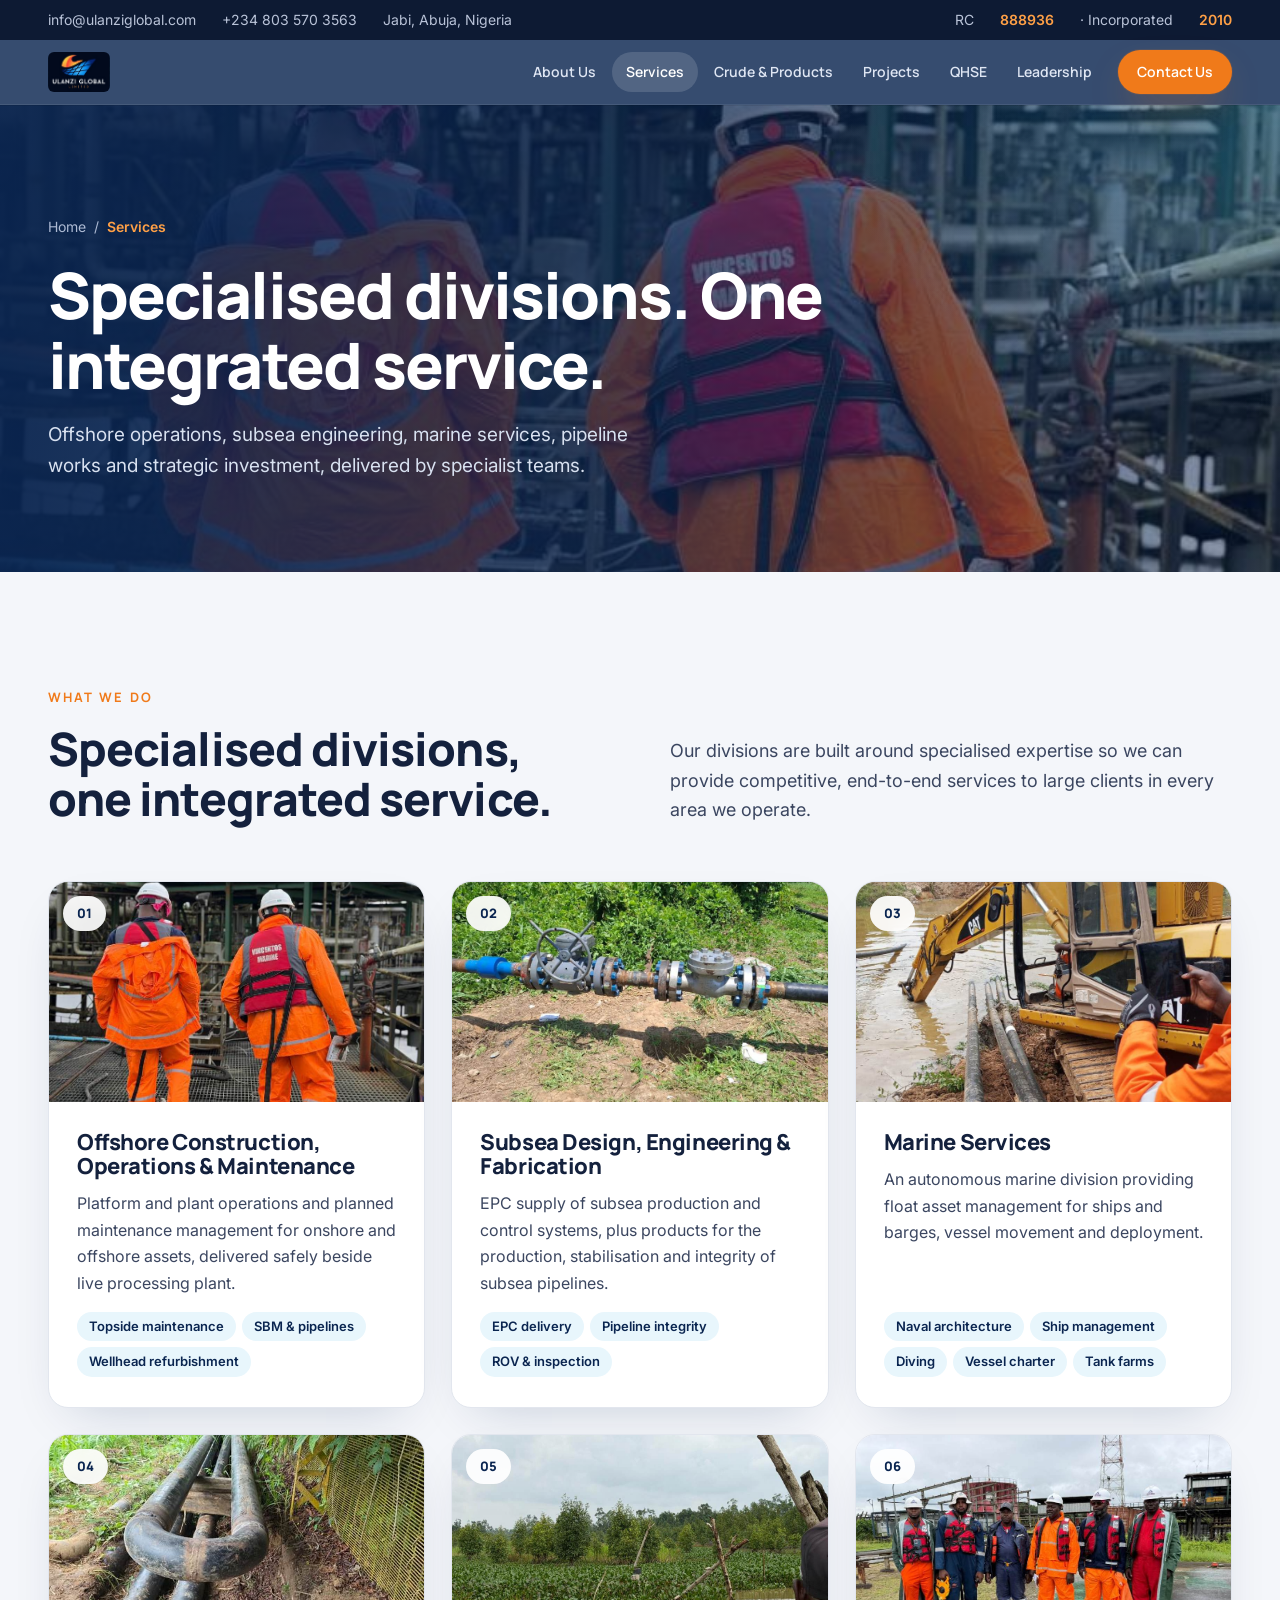
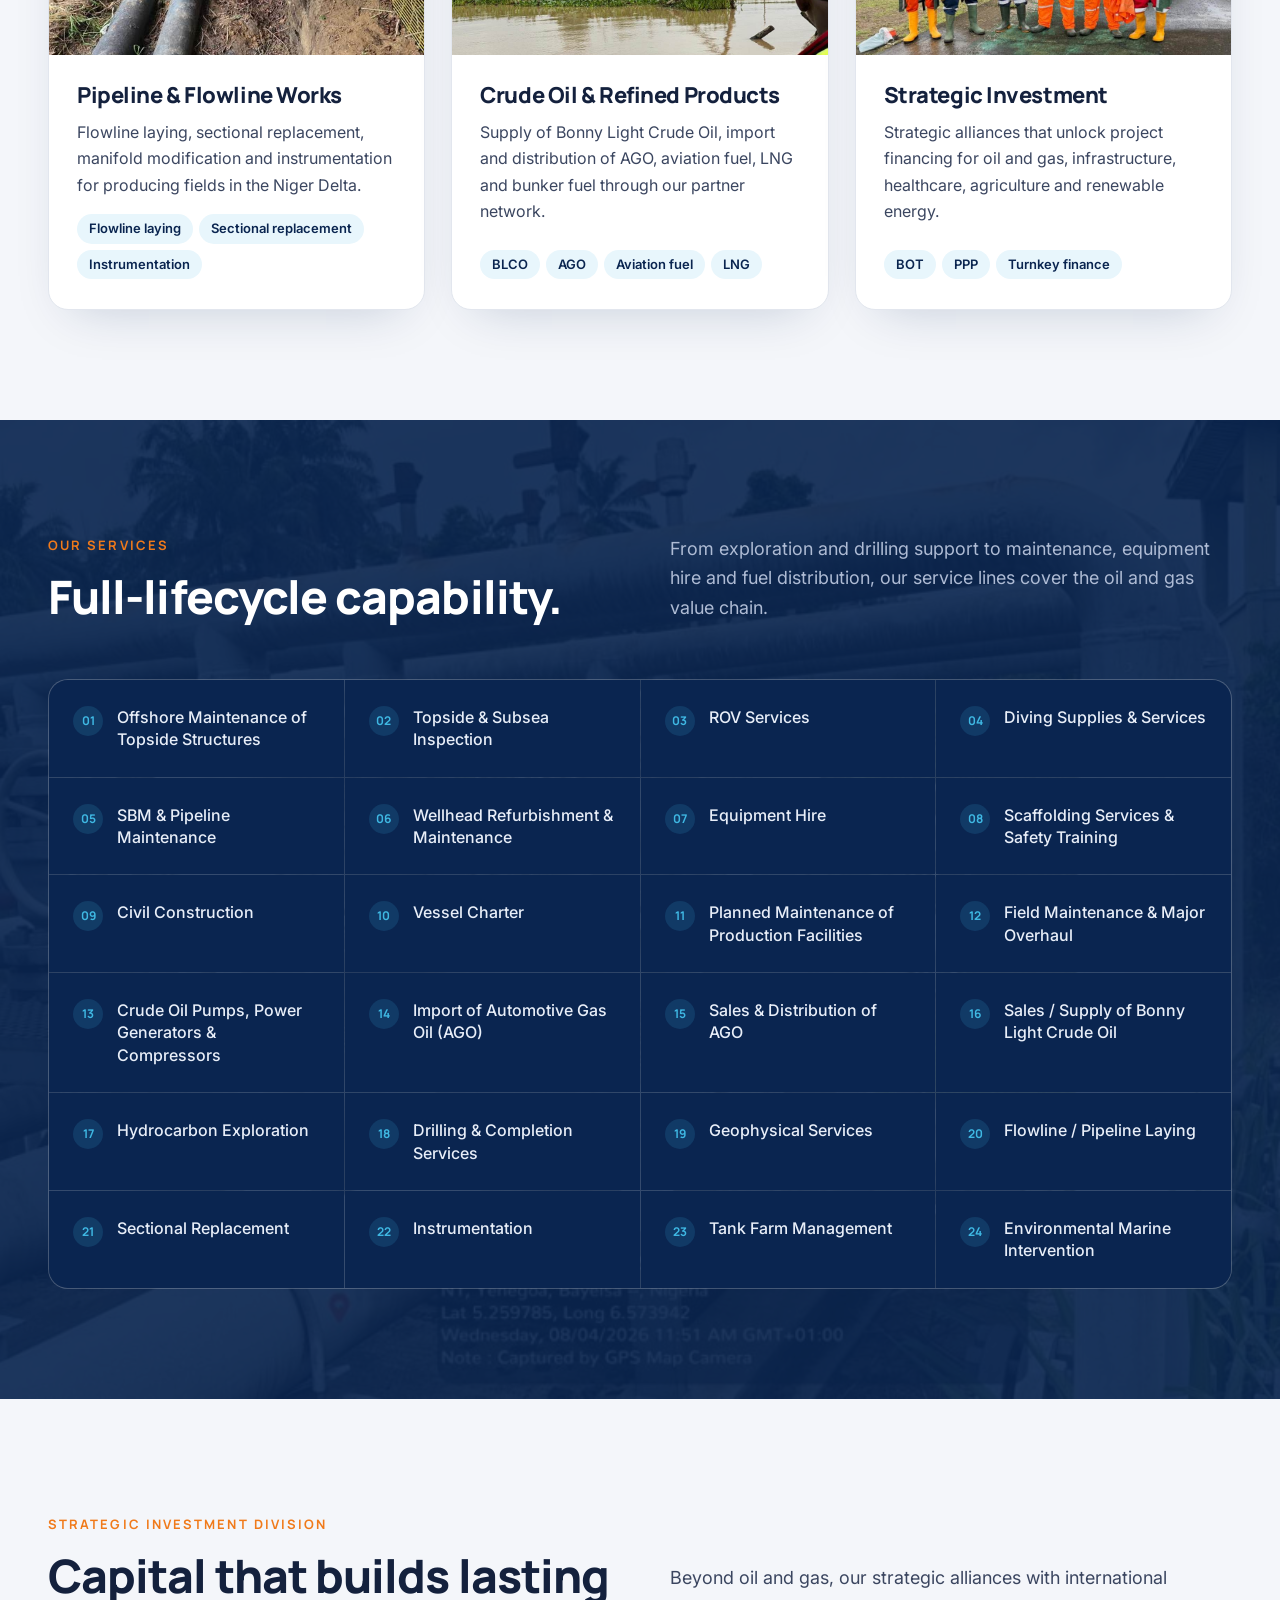
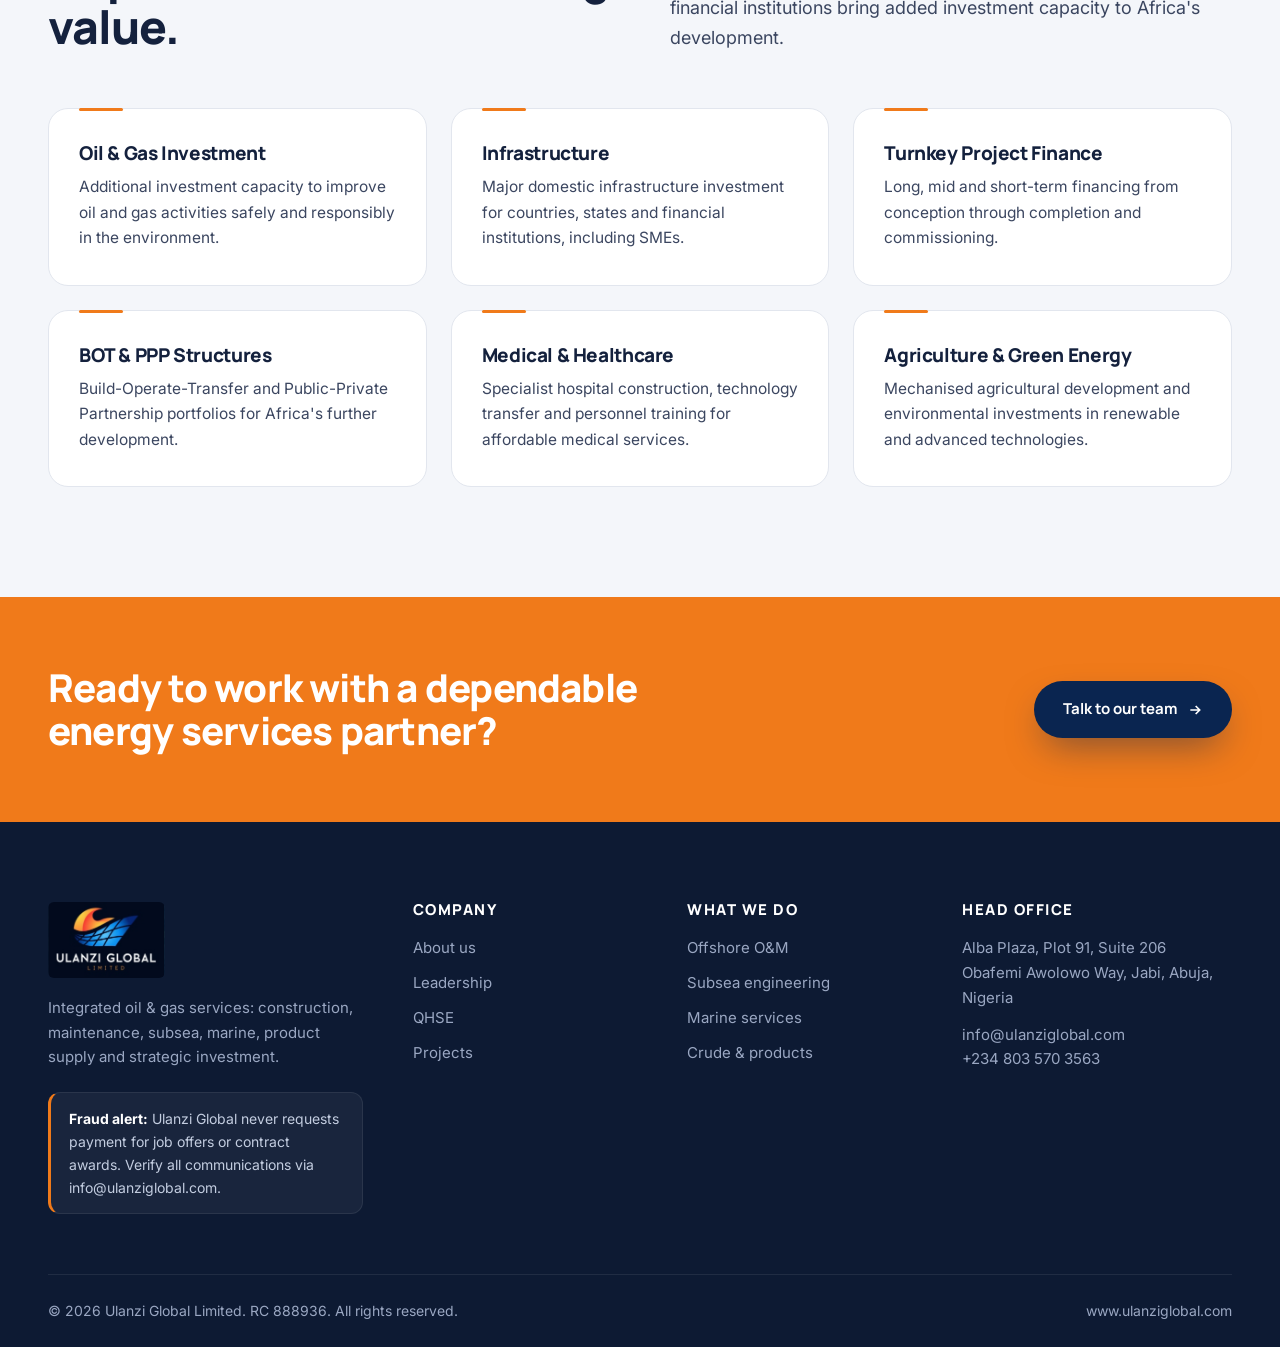
<file: services.html>
<!doctype html>
<html lang="en">
<head>
<meta charset="utf-8">
<meta name="viewport" content="width=device-width, initial-scale=1">
<title>Services | Ulanzi Global Limited</title>
<meta name="description" content="Our divisions and full list of oil and gas services.">
<link rel="preconnect" href="https://fonts.googleapis.com">
<link rel="preconnect" href="https://fonts.gstatic.com" crossorigin>
<link href="https://fonts.googleapis.com/css2?family=Manrope:wght@500;600;700;800&family=Inter:wght@400;500;600;700&display=swap" rel="stylesheet">
<link rel="stylesheet" href="assets/style.css">
<link rel="icon" href="assets/img/logo.png">
</head>
<body>

<div class="util">
  <div class="wrap">
    <div class="l">
      <a href="mailto:info@ulanziglobal.com">info@ulanziglobal.com</a>
      <a href="tel:+2348035703563">+234 803 570 3563</a>
      <a href="contact.html">Jabi, Abuja, Nigeria</a>
    </div>
    <div class="r">RC <span>888936</span> · Incorporated <span>2010</span></div>
  </div>
</div>

<header class="site">
  <div class="wrap">
    <a href="index.html" class="brand" aria-label="Ulanzi Global Limited home"><img src="assets/img/logo.png" alt="Ulanzi Global Limited"></a>
    <nav class="main" id="nav">
      <a href="about.html">About Us</a>
      <a href="services.html" class="active">Services</a>
      <a href="products.html">Crude &amp; Products</a>
      <a href="projects.html">Projects</a>
      <a href="hse.html">QHSE</a>
      <a href="leadership.html">Leadership</a>
      <a href="contact.html" class="btn btn-primary">Contact Us</a>
    </nav>
    <button class="burger" aria-label="Menu" onclick="document.getElementById('nav').classList.toggle('open')">
      <svg viewBox="0 0 24 24" fill="none" stroke="currentColor" stroke-width="2"><path d="M3 6h18M3 12h18M3 18h18"/></svg>
    </button>
  </div>
</header>

<main>
<section class="page-hero">
  <div class="bg" style="background-image:url(assets/img/crew.jpg)"></div>
  <div class="wrap">
    <div class="crumbs"><a href="index.html">Home</a><span>/</span><b>Services</b></div>
    <h1>Specialised divisions. One integrated service.</h1>
    <p>Offshore operations, subsea engineering, marine services, pipeline works and strategic investment, delivered by specialist teams.</p>
  </div>
</section>

<section class="alt">
  <div class="wrap">
    <div class="sec-head reveal">
      <div><span class="eyebrow">What We Do</span><h2>Specialised divisions, one integrated service.</h2></div>
      <p>Our divisions are built around specialised expertise so we can provide competitive, end-to-end services to large clients in every area we operate.</p>
    </div>
    <div class="divs">
      <article class="div-card reveal" id="offshore">
        <div class="im"><img src="assets/img/crew.jpg" alt="Offshore crew on deck"><span class="num">01</span></div>
        <div class="tx"><h3>Offshore Construction, Operations &amp; Maintenance</h3>
        <p>Platform and plant operations and planned maintenance management for onshore and offshore assets, delivered safely beside live processing plant.</p>
        <ul><li>Topside maintenance</li><li>SBM &amp; pipelines</li><li>Wellhead refurbishment</li></ul></div>
      </article>
      <article class="div-card reveal" id="subsea">
        <div class="im"><img src="assets/img/valve.jpg" alt="Subsea pipeline valve assembly"><span class="num">02</span></div>
        <div class="tx"><h3>Subsea Design, Engineering &amp; Fabrication</h3>
        <p>EPC supply of subsea production and control systems, plus products for the production, stabilisation and integrity of subsea pipelines.</p>
        <ul><li>EPC delivery</li><li>Pipeline integrity</li><li>ROV &amp; inspection</li></ul></div>
      </article>
      <article class="div-card reveal" id="marine">
        <div class="im"><img src="assets/img/marine.jpg" alt="Swamp excavator on marine site"><span class="num">03</span></div>
        <div class="tx"><h3>Marine Services</h3>
        <p>An autonomous marine division providing float asset management for ships and barges, vessel movement and deployment.</p>
        <ul><li>Naval architecture</li><li>Ship management</li><li>Diving</li><li>Vessel charter</li><li>Tank farms</li></ul></div>
      </article>
      <article class="div-card reveal" id="pipeline">
        <div class="im"><img src="assets/img/pipes.jpg" alt="Flowline laying in the field"><span class="num">04</span></div>
        <div class="tx"><h3>Pipeline &amp; Flowline Works</h3>
        <p>Flowline laying, sectional replacement, manifold modification and instrumentation for producing fields in the Niger Delta.</p>
        <ul><li>Flowline laying</li><li>Sectional replacement</li><li>Instrumentation</li></ul></div>
      </article>
      <article class="div-card reveal" id="crude">
        <div class="im"><img src="assets/img/swamp.jpg" alt="Niger Delta creek"><span class="num">05</span></div>
        <div class="tx"><h3>Crude Oil &amp; Refined Products</h3>
        <p>Supply of Bonny Light Crude Oil, import and distribution of AGO, aviation fuel, LNG and bunker fuel through our partner network.</p>
        <ul><li>BLCO</li><li>AGO</li><li>Aviation fuel</li><li>LNG</li></ul></div>
      </article>
      <article class="div-card reveal" id="investment">
        <div class="im"><img src="assets/img/team.jpg" alt="Ulanzi project team on site"><span class="num">06</span></div>
        <div class="tx"><h3>Strategic Investment</h3>
        <p>Strategic alliances that unlock project financing for oil and gas, infrastructure, healthcare, agriculture and renewable energy.</p>
        <ul><li>BOT</li><li>PPP</li><li>Turnkey finance</li></ul></div>
      </article>
    </div>
  </div>
</section>

<section class="svc-band">
  <div class="wrap">
    <div class="sec-head reveal">
      <div><span class="eyebrow">Our Services</span><h2>Full-lifecycle capability.</h2></div>
      <p>From exploration and drilling support to maintenance, equipment hire and fuel distribution, our service lines cover the oil and gas value chain.</p>
    </div>
    <div class="svc-grid reveal" id="svc"></div>
  </div>
</section>

<section class="alt">
  <div class="wrap">
    <div class="sec-head reveal">
      <div><span class="eyebrow">Strategic Investment Division</span><h2>Capital that builds lasting value.</h2></div>
      <p>Beyond oil and gas, our strategic alliances with international financial institutions bring added investment capacity to Africa's development.</p>
    </div>
    <div class="invest">
      <div class="inv reveal"><h3>Oil &amp; Gas Investment</h3><p>Additional investment capacity to improve oil and gas activities safely and responsibly in the environment.</p></div>
      <div class="inv reveal"><h3>Infrastructure</h3><p>Major domestic infrastructure investment for countries, states and financial institutions, including SMEs.</p></div>
      <div class="inv reveal"><h3>Turnkey Project Finance</h3><p>Long, mid and short-term financing from conception through completion and commissioning.</p></div>
      <div class="inv reveal"><h3>BOT &amp; PPP Structures</h3><p>Build-Operate-Transfer and Public-Private Partnership portfolios for Africa's further development.</p></div>
      <div class="inv reveal"><h3>Medical &amp; Healthcare</h3><p>Specialist hospital construction, technology transfer and personnel training for affordable medical services.</p></div>
      <div class="inv reveal"><h3>Agriculture &amp; Green Energy</h3><p>Mechanised agricultural development and environmental investments in renewable and advanced technologies.</p></div>
    </div>
  </div>
</section>

<section class="cta-band">
  <div class="wrap">
    <h2>Ready to work with a dependable energy services partner?</h2>
    <a href="contact.html" class="btn">Talk to our team <svg viewBox="0 0 24 24" fill="none" stroke="currentColor" stroke-width="2.5"><path d="M5 12h14M13 6l6 6-6 6"/></svg></a>
  </div>
</section>
</main>

<footer>
  <div class="wrap">
    <div class="f-grid">
      <div>
        <a href="index.html" class="brand"><img src="assets/img/logo.png" alt="Ulanzi Global Limited"></a>
        <p class="about-f">Integrated oil &amp; gas services: construction, maintenance, subsea, marine, product supply and strategic investment.</p>
        <div class="fraud"><b style="color:#fff">Fraud alert:</b> Ulanzi Global never requests payment for job offers or contract awards. Verify all communications via info@ulanziglobal.com.</div>
      </div>
      <div><h4>Company</h4><ul><li><a href="about.html">About us</a></li><li><a href="leadership.html">Leadership</a></li><li><a href="hse.html">QHSE</a></li><li><a href="projects.html">Projects</a></li></ul></div>
      <div><h4>What we do</h4><ul><li><a href="services.html">Offshore O&amp;M</a></li><li><a href="services.html">Subsea engineering</a></li><li><a href="services.html">Marine services</a></li><li><a href="products.html">Crude &amp; products</a></li></ul></div>
      <div><h4>Head office</h4><p>Alba Plaza, Plot 91, Suite 206<br>Obafemi Awolowo Way, Jabi, Abuja, Nigeria</p><p style="margin-top:12px"><a href="mailto:info@ulanziglobal.com">info@ulanziglobal.com</a><br><a href="tel:+2348035703563">+234 803 570 3563</a></p></div>
    </div>
    <div class="f-bot"><span>© <span id="yr">2026</span> Ulanzi Global Limited. RC 888936. All rights reserved.</span><span>www.ulanziglobal.com</span></div>
  </div>
</footer>

<script src="assets/site.js"></script>
</body>
</html>
</file>
<file: assets/style.css>
:root{
  --navy:#0a2550; --navy-2:#0d1a33; --ink:#14213d; --body:#3b4660; --muted:#6b7590;
  --sky:#3fb8e3; --sky-soft:#e8f6fc; --orange:#f07a1a; --orange-2:#ffa046;
  --bg:#ffffff; --bg-alt:#f4f6fa; --line:#e2e6ee; --card:#ffffff;
  --radius-sm:12px; --radius:20px; --radius-lg:28px; --radius-full:999px; --max:1240px;
  --font-display:'Manrope',system-ui,sans-serif; --font-sans:'Inter',system-ui,sans-serif;
  --ease:cubic-bezier(.16,1,.3,1);
  --shadow-card:0 20px 50px -24px rgba(10,37,80,.22);
  --shadow-elevated:0 34px 70px -24px rgba(10,37,80,.3);
  --glow-orange:0 16px 36px -10px rgba(240,122,26,.55);
  --glow-orange-soft:0 0 0 1px rgba(240,122,26,.12),0 18px 40px -12px rgba(240,122,26,.4);
}
*{box-sizing:border-box;margin:0;padding:0}
html{scroll-behavior:smooth}
body{font-family:var(--font-sans);color:var(--body);background:var(--bg);font-size:17px;line-height:1.65;-webkit-font-smoothing:antialiased;overflow-x:hidden}
h1,h2,h3,h4{font-family:var(--font-display);color:var(--ink);line-height:1.1;letter-spacing:-.02em;font-weight:800}
a{color:inherit;text-decoration:none}
img{display:block;max-width:100%}
.wrap{max-width:var(--max);margin:0 auto;padding:0 28px}
.eyebrow{font-family:var(--font-display);font-size:13px;font-weight:700;letter-spacing:.16em;text-transform:uppercase;color:var(--orange);display:inline-flex;align-items:center;gap:10px}

.btn{display:inline-flex;align-items:center;gap:10px;font-family:var(--font-display);font-weight:700;font-size:15px;padding:15px 28px;border-radius:var(--radius-full);transition:.3s var(--ease);border:1.5px solid transparent;cursor:pointer;letter-spacing:-.01em}
.btn-primary{background:var(--orange);color:#fff;box-shadow:var(--glow-orange-soft)}
.btn-primary:hover{background:#d96a10;transform:translateY(-2px);box-shadow:var(--glow-orange)}
.btn-ghost{border-color:rgba(255,255,255,.3);color:#fff;background:rgba(255,255,255,.08);backdrop-filter:blur(10px);-webkit-backdrop-filter:blur(10px)}
.btn-ghost:hover{background:rgba(255,255,255,.18);border-color:rgba(255,255,255,.55);transform:translateY(-2px)}
.btn svg{width:16px;height:16px}

/* utility bar */
.util{background:var(--navy-2);color:#b9c3d8;font-size:14px}
.util .wrap{display:flex;justify-content:space-between;align-items:center;height:40px;gap:20px}
.util a:hover{color:#fff}
.util .l,.util .r{display:flex;gap:26px;align-items:center}
.util .r span{color:var(--orange-2);font-weight:600}

/* header */
header.site{position:sticky;top:0;z-index:50;background:rgba(10,37,80,.82);backdrop-filter:blur(18px) saturate(140%);-webkit-backdrop-filter:blur(18px) saturate(140%);border-bottom:1px solid rgba(255,255,255,.08);box-shadow:0 1px 0 rgba(0,0,0,.08)}
header.site .wrap{display:flex;align-items:center;justify-content:space-between;height:64px}
.brand{display:flex;align-items:center;gap:14px}
.brand img{height:40px;width:auto;border-radius:6px}
nav.main{display:flex;gap:2px;align-items:center}
nav.main a{color:#dfe6f3;font-family:var(--font-display);font-weight:600;font-size:14px;padding:8px 14px;border-radius:var(--radius-full);transition:.25s var(--ease);position:relative}
nav.main a:not(.btn):hover{color:#fff;background:rgba(255,255,255,.1)}
nav.main a.active:not(.btn){color:#fff;background:rgba(255,255,255,.14)}
nav.main .btn{margin-left:10px;padding:9px 18px;color:#fff}
.burger{display:none;background:none;border:0;color:#fff;cursor:pointer;padding:8px}
.burger svg{width:28px;height:28px}

/* hero */
.hero{position:relative;min-height:calc(100vh - 104px);max-height:860px;display:flex;align-items:flex-end;color:#fff;overflow:hidden;background:var(--navy)}
.hero .bg{position:absolute;inset:0;background:url(img/hero.jpg) center 30%/cover no-repeat;transform:scale(1.04);animation:zoom 18s ease-out forwards}
@keyframes zoom{to{transform:scale(1)}}
.hero::after{content:"";position:absolute;inset:0;background:
  radial-gradient(900px 600px at 88% 6%,rgba(240,122,26,.38),transparent 60%),
  radial-gradient(700px 520px at 6% 94%,rgba(63,184,227,.28),transparent 60%),
  linear-gradient(180deg,rgba(10,37,80,.15) 0%,rgba(10,37,80,.35) 40%,rgba(10,37,80,.94) 85%),
  linear-gradient(90deg,rgba(10,37,80,.75) 0%,rgba(10,37,80,0) 60%)}
.hero .wrap{position:relative;z-index:2;padding-bottom:84px;padding-top:120px;width:100%}
.hero .eyebrow{color:var(--orange-2)}
.hero h1{color:#fff;font-size:clamp(40px,6.2vw,80px);font-weight:800;max-width:900px;margin:18px 0 22px;letter-spacing:-.03em;line-height:1.02}
.hero h1 em{font-style:normal;color:var(--sky)}
.hero p.lead{font-size:clamp(18px,1.6vw,21px);max-width:640px;color:#d8e1f0}
.hero .ctas{display:flex;gap:14px;margin-top:34px;flex-wrap:wrap}

/* hero strip */
.strip{background:var(--navy);color:#fff;border-top:1px solid rgba(255,255,255,.08)}
.strip .wrap{display:grid;grid-template-columns:repeat(4,1fr)}
.strip .s{padding:30px 26px;border-right:1px solid rgba(255,255,255,.1)}
.strip .s:first-child{padding-left:0}
.strip .s:last-child{border-right:0}
.strip b{font-family:var(--font-display);font-size:40px;font-weight:800;display:block;line-height:1;color:#fff}
.strip b small{font-size:22px;color:var(--orange-2)}
.strip span{font-size:14.5px;color:#aebbd4;display:block;margin-top:8px}

section{padding:110px 0}
.alt{background:var(--bg-alt)}
.sec-head{display:grid;grid-template-columns:1fr 1fr;gap:60px;align-items:end;margin-bottom:56px}
.sec-head h2{font-size:clamp(32px,3.6vw,48px);font-weight:800;margin-top:14px}
.sec-head p{font-size:18px}

/* about */
.about{display:grid;grid-template-columns:1.05fr 1fr;gap:80px;align-items:center}
.about h2{font-size:clamp(32px,3.6vw,48px);margin:14px 0 24px}
.about p+p{margin-top:16px}
.about .media{position:relative}
.about .media img{width:100%;height:540px;object-fit:cover;border-radius:var(--radius-lg)}
.about .media .badge{position:absolute;left:-36px;bottom:40px;background:var(--orange);color:#fff;padding:26px 30px;border-radius:var(--radius-lg);box-shadow:var(--glow-orange)}
.about .media .badge b{font-family:var(--font-display);font-size:44px;display:block;line-height:1}
.about .media .badge span{font-size:14px;letter-spacing:.05em}
.about .media .inset{position:absolute;right:-28px;top:-28px;width:200px;height:200px;object-fit:cover;border:8px solid #fff;border-radius:var(--radius-lg);box-shadow:0 20px 40px rgba(0,0,0,.15)}
.vm{display:grid;grid-template-columns:1fr 1fr;gap:24px;margin-top:36px}
.vm div{border-left:3px solid var(--sky);padding:4px 0 4px 18px}
.vm h4{font-size:16px;margin-bottom:6px}
.vm p{font-size:15.5px;margin:0!important}

/* divisions */
.divs{display:grid;grid-template-columns:repeat(3,1fr);gap:26px}
.div-card{background:var(--card);border-radius:var(--radius);overflow:hidden;display:flex;flex-direction:column;border:1px solid var(--line);transition:.35s var(--ease);box-shadow:var(--shadow-card)}
.div-card:hover{transform:translateY(-8px);box-shadow:var(--shadow-elevated)}
.div-card .im{height:220px;overflow:hidden;position:relative}
.div-card .im img{width:100%;height:100%;object-fit:cover;transition:.6s var(--ease)}
.div-card:hover .im img{transform:scale(1.06)}
.div-card .num{position:absolute;left:14px;top:14px;background:rgba(255,255,255,.92);backdrop-filter:blur(6px);color:var(--navy);font-family:var(--font-display);font-weight:800;font-size:13px;padding:7px 14px;border-radius:var(--radius-full)}
.div-card .tx{padding:28px 28px 30px;flex:1;display:flex;flex-direction:column}
.div-card h3{font-size:22px;margin-bottom:12px}
.div-card p{font-size:16px;flex:1}
.div-card ul{list-style:none;margin-top:16px;display:flex;flex-wrap:wrap;gap:6px}
.div-card li{font-size:13px;background:var(--sky-soft);color:var(--navy);padding:4px 12px;border-radius:var(--radius-full);font-weight:600}

/* services */
.svc-band{background:var(--navy);color:#cfd9ec;position:relative;overflow:hidden}
.svc-band::before{content:"";position:absolute;inset:0;background:url(img/manifold.jpg) center/cover;opacity:.08}
.svc-band .wrap{position:relative}
.svc-band h2{color:#fff}
.svc-band .sec-head p{color:#aebbd4}
.svc-grid{display:grid;grid-template-columns:repeat(4,1fr);gap:1px;background:rgba(255,255,255,.12);border:1px solid rgba(255,255,255,.12);border-radius:var(--radius);overflow:hidden}
.svc{background:var(--navy);padding:26px 24px;display:flex;gap:14px;align-items:flex-start;transition:.25s var(--ease)}
.svc:hover{background:#0e3166}
.svc i{flex:none;width:30px;height:30px;border-radius:50%;background:rgba(63,184,227,.15);color:var(--sky);display:grid;place-items:center;font-style:normal;font-family:var(--font-display);font-weight:700;font-size:12px}
.svc span{color:#e8eef8;font-size:16px;line-height:1.4;font-weight:500}

/* products */
.products{display:grid;grid-template-columns:1fr 1fr;gap:70px;align-items:center}
.products h2{font-size:clamp(32px,3.6vw,48px);margin:14px 0 22px}
.prod-list{display:grid;grid-template-columns:1fr 1fr;gap:14px;margin:28px 0}
.prod-list div{background:#fff;border:1px solid var(--line);border-radius:var(--radius);padding:18px 20px;transition:.25s var(--ease)}
.prod-list div:hover{box-shadow:var(--shadow-card);border-color:transparent}
.prod-list b{font-family:var(--font-display);color:var(--navy);display:block;font-size:16px}
.prod-list small{font-size:14px;color:var(--muted)}
.terms{display:flex;gap:10px;flex-wrap:wrap;align-items:center;font-size:14.5px}
.terms span{border:1.5px solid var(--navy);color:var(--navy);font-family:var(--font-display);font-weight:700;padding:6px 14px;border-radius:var(--radius-full);font-size:13px}
.products .media{display:grid;grid-template-columns:1fr 1fr;gap:16px}
.products .media img{width:100%;height:100%;object-fit:cover;border-radius:var(--radius-lg)}
.products .media img:first-child{grid-row:span 2;height:520px}
.products .media img:not(:first-child){height:252px}

/* projects */
.proj-wrap{display:grid;grid-template-columns:1.4fr 1fr;gap:40px;align-items:start}
.table{background:#fff;border:1px solid var(--line);border-radius:var(--radius);overflow:hidden;box-shadow:var(--shadow-card)}
.table .th{background:var(--navy);color:#fff;padding:18px 24px;font-family:var(--font-display);font-weight:700;display:flex;justify-content:space-between;gap:12px;font-size:15px}
.table .th small{color:var(--orange-2);font-weight:600}
.row{display:grid;grid-template-columns:40px 1fr auto;gap:16px;align-items:center;padding:14px 24px;border-top:1px solid var(--line);font-size:15px}
.row:nth-child(even){background:#fafbfd}
.row .n{font-family:var(--font-display);font-weight:700;color:var(--sky)}
.row .d{color:var(--ink);font-weight:500;line-height:1.35}
.row .st{font-size:12px;font-weight:700;letter-spacing:.06em;color:#167a3e;background:#e3f5ea;padding:4px 10px;border-radius:var(--radius-full);white-space:nowrap}
.row .st em{font-style:normal;color:var(--muted);font-weight:500;letter-spacing:0;margin-left:6px}
.gallery{display:grid;grid-template-columns:1fr 1fr;gap:12px}
.gallery img{width:100%;height:190px;object-fit:cover;border-radius:var(--radius)}
.gallery img.wide{grid-column:span 2;height:240px}
.locs{margin-top:22px;background:var(--navy);color:#cfd9ec;padding:24px 26px;border-radius:var(--radius)}
.locs h4{color:#fff;font-size:16px;margin-bottom:10px}
.locs p{font-size:15px}

/* investment */
.invest{display:grid;grid-template-columns:repeat(3,1fr);gap:24px}
.inv{padding:34px 30px;border:1px solid var(--line);border-radius:var(--radius);background:#fff;position:relative;transition:.3s var(--ease)}
.inv:hover{border-color:transparent;transform:translateY(-6px);box-shadow:var(--shadow-card)}
.inv::before{content:"";position:absolute;top:-1px;left:30px;width:44px;height:3px;background:var(--orange);border-radius:var(--radius-full)}
.inv h3{font-size:19px;margin-bottom:10px}
.inv p{font-size:15.5px}

/* HSE */
.hse{position:relative;color:#fff;background:var(--navy);overflow:hidden}
.hse .bg{position:absolute;inset:0;background:url(img/team.jpg) center/cover;opacity:.25}
.hse::after{content:"";position:absolute;inset:0;background:
  radial-gradient(640px 480px at 92% 0%,rgba(63,184,227,.22),transparent 60%),
  linear-gradient(90deg,var(--navy) 35%,rgba(10,37,80,.5))}
.hse .wrap{position:relative;z-index:2;display:grid;grid-template-columns:1fr 1fr;gap:70px;align-items:center}
.hse h2{color:#fff;font-size:clamp(32px,3.6vw,48px);margin:14px 0 22px}
.hse p{color:#cfd9ec}
.hse ul{list-style:none;display:grid;gap:14px}
.hse li{background:rgba(255,255,255,.07);border:1px solid rgba(255,255,255,.12);backdrop-filter:blur(8px);-webkit-backdrop-filter:blur(8px);padding:18px 22px;border-radius:var(--radius);display:flex;gap:16px;align-items:flex-start}
.hse li b{font-family:var(--font-display);color:var(--orange-2);font-size:14px;min-width:26px}
.hse li span{color:#e8eef8;font-size:16px}

/* leadership */
.team{display:grid;grid-template-columns:repeat(5,1fr);gap:20px}
.person{background:#fff;border:1px solid var(--line);border-radius:var(--radius);padding:28px 22px;text-align:left;transition:.3s var(--ease)}
.person:hover{transform:translateY(-6px);box-shadow:var(--shadow-card);border-color:transparent}
.person .av{width:58px;height:58px;border-radius:50%;background:linear-gradient(135deg,var(--navy),#16488f);color:#fff;font-family:var(--font-display);font-weight:700;display:grid;place-items:center;font-size:19px;margin-bottom:18px}
.person h4{font-size:17px}
.person p{font-size:14px;color:var(--orange);font-weight:600;margin-top:6px;text-transform:uppercase;letter-spacing:.05em;line-height:1.4}

/* credentials */
.creds{display:grid;grid-template-columns:repeat(4,1fr);gap:16px;margin-top:20px}
.cred{display:flex;gap:14px;align-items:center;padding:20px;border:1px solid var(--line);border-radius:var(--radius);background:#fff;transition:.25s var(--ease)}
.cred:hover{box-shadow:var(--shadow-card);border-color:transparent}
.cred svg{flex:none;width:34px;height:34px;color:var(--sky)}
.cred b{font-family:var(--font-display);color:var(--ink);font-size:15px;display:block;line-height:1.3}
.cred small{color:var(--muted);font-size:13px}
.banks{display:flex;flex-wrap:wrap;gap:12px;margin-top:40px;align-items:center}
.banks h4{font-size:14px;letter-spacing:.14em;text-transform:uppercase;color:var(--muted);margin-right:14px}
.banks span{font-family:var(--font-display);font-weight:600;color:var(--navy);padding:10px 18px;border:1px dashed #c4ccdb;border-radius:var(--radius-full);font-size:15px}

/* contact */
.contact{display:grid;grid-template-columns:1fr 1.1fr;gap:0;border-radius:var(--radius-lg);overflow:hidden;box-shadow:var(--shadow-elevated)}
.contact .info{background:var(--navy);color:#cfd9ec;padding:54px 48px;position:relative}
.contact .info h2{color:#fff;font-size:36px;margin:14px 0 18px}
.ci{display:flex;gap:16px;margin-top:26px}
.ci svg{flex:none;width:22px;height:22px;color:var(--orange-2);margin-top:3px}
.ci b{display:block;color:#fff;font-family:var(--font-display);font-size:14px;letter-spacing:.06em;text-transform:uppercase;margin-bottom:2px}
.ci a:hover{color:#fff}
.contact form{background:#fff;padding:54px 48px;display:grid;grid-template-columns:1fr 1fr;gap:18px}
.contact form h3{grid-column:span 2;font-size:24px}
.contact label{font-size:13.5px;font-weight:600;color:var(--ink);display:block;margin-bottom:6px}
.contact input,.contact select,.contact textarea{width:100%;font:inherit;font-size:16px;padding:13px 16px;border:1px solid #cfd6e3;border-radius:var(--radius-sm);background:#fbfcfe;color:var(--ink)}
.contact input:focus,.contact select:focus,.contact textarea:focus{outline:2px solid var(--sky);border-color:transparent}
.contact .full{grid-column:span 2}
.contact textarea{min-height:120px;resize:vertical}

footer{background:var(--navy-2);color:#9aa7c2;padding:80px 0 0;font-size:15px}
.f-grid{display:grid;grid-template-columns:1.4fr 1fr 1fr 1.2fr;gap:50px}
footer h4{color:#fff;font-size:15px;letter-spacing:.1em;text-transform:uppercase;margin-bottom:18px;font-family:var(--font-display)}
footer ul{list-style:none;display:grid;gap:10px}
footer a:hover{color:var(--orange-2)}
footer .brand img{height:76px}
footer .about-f{margin-top:18px;max-width:340px}
.f-bot{border-top:1px solid rgba(255,255,255,.08);margin-top:60px;padding:24px 0;display:flex;justify-content:space-between;gap:20px;flex-wrap:wrap;font-size:14px}
.fraud{background:rgba(255,255,255,.05);border:1px solid rgba(255,255,255,.08);border-left:3px solid var(--orange);padding:14px 18px;margin-top:22px;font-size:14px;color:#c3cde0;border-radius:var(--radius-sm)}

.reveal{opacity:0;transform:translateY(24px);transition:opacity .8s var(--ease),transform .8s var(--ease)}
.reveal.in{opacity:1;transform:none}
.divs .reveal:nth-child(2),.team .reveal:nth-child(2),.creds .reveal:nth-child(2),.invest .reveal:nth-child(2),.three .reveal:nth-child(2),.teaser .reveal:nth-child(2),.prod-list .reveal:nth-child(2){transition-delay:.08s}
.divs .reveal:nth-child(3),.team .reveal:nth-child(3),.creds .reveal:nth-child(3),.invest .reveal:nth-child(3),.three .reveal:nth-child(3),.teaser .reveal:nth-child(3),.prod-list .reveal:nth-child(3){transition-delay:.16s}
.divs .reveal:nth-child(4),.team .reveal:nth-child(4),.creds .reveal:nth-child(4),.invest .reveal:nth-child(4){transition-delay:.24s}
.team .reveal:nth-child(5),.invest .reveal:nth-child(5){transition-delay:.32s}
.invest .reveal:nth-child(6){transition-delay:.4s}

/* entrance animations */
@keyframes fadeUp{from{opacity:0;transform:translateY(22px)}to{opacity:1;transform:none}}
.hero .eyebrow,.hero h1,.hero p.lead,.hero .ctas,.page-hero .crumbs,.page-hero h1,.page-hero p{opacity:0;animation:fadeUp .8s var(--ease) forwards}
.hero .eyebrow{animation-delay:.15s}
.hero h1{animation-delay:.3s}
.hero p.lead{animation-delay:.45s}
.hero .ctas{animation-delay:.6s}
.page-hero .crumbs{animation-delay:.1s}
.page-hero h1{animation-delay:.22s}
.page-hero p{animation-delay:.36s}
@media (prefers-reduced-motion:reduce){
  .reveal{opacity:1;transform:none;transition:none}
  .hero .bg{animation:none}
  .hero .eyebrow,.hero h1,.hero p.lead,.hero .ctas,.page-hero .crumbs,.page-hero h1,.page-hero p{opacity:1;animation:none}
}

@media (max-width:1080px){
  nav.main{display:none;position:absolute;top:64px;left:0;right:0;background:rgba(10,37,80,.97);backdrop-filter:blur(18px);flex-direction:column;align-items:stretch;padding:12px 20px 24px;border-top:1px solid rgba(255,255,255,.1)}
  nav.main.open{display:flex}
  nav.main a{padding:14px 16px;border-bottom:1px solid rgba(255,255,255,.06);border-radius:var(--radius-sm)}
  nav.main .btn{margin:14px 0 0;justify-content:center}
  .burger{display:block}
  .about,.products,.proj-wrap,.hse .wrap,.contact,.sec-head{grid-template-columns:1fr;gap:40px}
  .divs,.invest{grid-template-columns:1fr 1fr}
  .svc-grid{grid-template-columns:1fr 1fr}
  .team{grid-template-columns:repeat(3,1fr)}
  .creds{grid-template-columns:1fr 1fr}
  .f-grid{grid-template-columns:1fr 1fr}
  .about .media .badge{left:16px}
  .about .media .inset{right:12px}
}
@media (max-width:900px){
  .strip .wrap{grid-template-columns:1fr 1fr}
  .strip .s{padding:22px 14px;border-bottom:1px solid rgba(255,255,255,.1)}
  .strip .s:nth-child(odd){padding-left:0}
  .strip .s:nth-child(2){border-right:0}
  .about .media img{height:420px}
  .products .media img:first-child{height:420px}
  .products .media img:not(:first-child){height:204px}
  .gov img{height:360px}
  .teaser a{height:280px}
  .team{grid-template-columns:repeat(2,1fr)}
}
@media (max-width:680px){
  body{font-size:16px}
  .wrap{padding:0 16px}
  section{padding:72px 0}
  .util .l a:nth-child(n+2){display:none}
  .util .r{display:none}
  .strip b{font-size:32px}
  .divs,.invest,.svc-grid,.team,.creds,.f-grid,.prod-list,.vm{grid-template-columns:1fr}
  .about .media img{height:360px}
  .about .media .inset{width:120px;height:120px;top:-16px;right:8px;border-width:5px}
  .products .media img:first-child{height:360px}
  .products .media img:not(:first-child){height:172px}
  .contact .info,.contact form{padding:36px 22px}
  .contact form{grid-template-columns:1fr}
  .contact form h3,.contact .full{grid-column:auto}
  .row{grid-template-columns:28px 1fr;padding:14px 16px}
  .row .st{grid-column:2;justify-self:start}
  .gallery img{height:140px}
  .hero .wrap{padding-bottom:56px}
  .brand img{height:34px}
}
/* large / external & curved ultrawide monitors */
@media (min-width:1600px){
  :root{--max:1400px}
  body{font-size:18px}
  .wrap{padding:0 40px}
}
@media (min-width:2200px){
  :root{--max:1680px}
  .wrap{padding:0 56px}
  .hero h1{font-size:clamp(56px,4.6vw,100px)}
  .page-hero h1{font-size:clamp(46px,3.6vw,76px)}
}
@media (min-width:1600px) and (min-aspect-ratio:21/9){
  .hero{min-height:560px;max-height:640px}
  .hero .bg,.page-hero .bg{background-position:center 38%}
  .page-hero .wrap{padding-top:80px;padding-bottom:70px}
}
@media (max-width:420px){
  .strip .wrap{grid-template-columns:1fr}
  .strip .s{border-right:0;border-bottom:1px solid rgba(255,255,255,.1);padding:18px 0}
  .strip .s:last-child{border-bottom:0}
  .hero .ctas{flex-direction:column;align-items:stretch}
  .hero .ctas .btn{justify-content:center}
  .btn{padding:14px 20px;font-size:14px}
  .about .media .badge{padding:20px 22px}
  .about .media .badge b{font-size:34px}
  .teaser a{height:220px}
  footer .brand img{height:56px}
}
/* ---- multi-page additions ---- */
.page-hero{position:relative;color:#fff;background:var(--navy);overflow:hidden;padding:0}
.page-hero .bg{position:absolute;inset:0;background-size:cover;background-position:center 40%}
.page-hero::after{content:"";position:absolute;inset:0;background:
  radial-gradient(760px 520px at 100% 0%,rgba(63,184,227,.26),transparent 60%),
  linear-gradient(90deg,rgba(10,37,80,.95) 0%,rgba(10,37,80,.75) 45%,rgba(10,37,80,.35) 100%)}
.page-hero .wrap{position:relative;z-index:2;padding-top:110px;padding-bottom:90px}
.crumbs{font-size:14px;color:#aebbd4;display:flex;flex-wrap:wrap;gap:8px;align-items:center;margin-bottom:22px}
.crumbs a:hover{color:#fff}
.crumbs b{color:var(--orange-2);font-weight:600}
.page-hero h1{color:#fff;font-size:clamp(38px,5vw,64px);font-weight:800;letter-spacing:-.03em;max-width:820px}
.page-hero p{max-width:620px;margin-top:18px;font-size:19px;color:#d8e1f0}
.more{display:inline-flex;align-items:center;gap:8px;font-family:var(--font-display);font-weight:700;color:var(--navy);margin-top:26px;border-bottom:2px solid var(--orange);padding-bottom:4px;transition:.25s var(--ease)}
.more svg{width:16px;height:16px}
.more:hover{color:var(--orange);gap:11px}
.div-card .more{margin-top:18px;align-self:flex-start;font-size:15px}
.cta-band{background:var(--orange);color:#fff;padding:70px 0}
.cta-band .wrap{display:flex;justify-content:space-between;align-items:center;gap:30px;flex-wrap:wrap}
.cta-band h2{color:#fff;font-size:clamp(28px,3vw,40px);max-width:640px}
.cta-band .btn{background:var(--navy);color:#fff;box-shadow:0 16px 36px -10px rgba(10,37,80,.5)}
.cta-band .btn:hover{background:var(--navy-2);transform:translateY(-2px)}
.teaser{display:grid;grid-template-columns:repeat(3,1fr);gap:20px}
.teaser a{position:relative;display:block;border-radius:var(--radius-lg);overflow:hidden;height:340px;color:#fff;transition:.3s var(--ease)}
.teaser a:hover{transform:translateY(-6px);box-shadow:var(--shadow-elevated)}
.teaser img{width:100%;height:100%;object-fit:cover;transition:.6s var(--ease)}
.teaser a:hover img{transform:scale(1.06)}
.teaser a::after{content:"";position:absolute;inset:0;background:linear-gradient(180deg,rgba(10,37,80,0) 35%,rgba(10,37,80,.92))}
.teaser .cap{position:absolute;left:24px;right:24px;bottom:22px;z-index:2}
.teaser .cap small{color:var(--orange-2);font-family:var(--font-display);font-weight:700;font-size:12px;letter-spacing:.14em;text-transform:uppercase}
.teaser .cap h3{color:#fff;font-size:20px;margin-top:6px}
.three{display:grid;grid-template-columns:repeat(3,1fr);gap:24px}
.three .inv ul{margin-top:12px;padding-left:18px;font-size:15.5px}
.three .inv li{margin-bottom:6px}
.map{margin-top:40px;border-radius:var(--radius-lg);overflow:hidden;border:1px solid var(--line)}
.map iframe{display:block;width:100%;height:380px;border:0}
.gov{display:grid;grid-template-columns:1fr 1fr;gap:60px;align-items:center}
.gov img{width:100%;height:440px;object-fit:cover;border-radius:var(--radius-lg)}
.gov h2{font-size:clamp(30px,3.2vw,42px);margin:14px 0 20px}
@media (max-width:1080px){.teaser,.three{grid-template-columns:1fr 1fr}.gov{grid-template-columns:1fr;gap:36px}}
@media (max-width:680px){.teaser,.three{grid-template-columns:1fr}.teaser a{height:260px}.page-hero .wrap{padding-top:70px;padding-bottom:60px}.page-hero p{font-size:17px}.gov img{height:300px}.map iframe{height:300px}}

/* QHSE pillars & focus areas */
.pillars{background:var(--navy);color:#fff;position:relative;overflow:hidden}
.pillars::before{content:"";position:absolute;inset:0;background:radial-gradient(640px 420px at 10% 0%,rgba(240,122,26,.22),transparent 60%)}
.pillars .wrap{position:relative;display:grid;grid-template-columns:repeat(5,1fr);gap:1px;background:rgba(255,255,255,.1)}
.pillar{background:var(--navy);padding:34px 24px;transition:.25s var(--ease)}
.pillar:hover{background:#0e3166}
.pillar i{width:46px;height:46px;border-radius:var(--radius-full);background:rgba(240,122,26,.18);display:grid;place-items:center;margin-bottom:16px}
.pillar i svg{width:22px;height:22px;color:var(--orange-2)}
.pillar h4{color:#fff;font-family:var(--font-display);font-size:15px;letter-spacing:.04em;text-transform:uppercase;margin-bottom:8px}
.pillar span{color:#aebbd4;font-size:14px;line-height:1.4}
.qhse-grid{display:grid;grid-template-columns:1fr 1fr;gap:22px}
.qhse-card{display:flex;gap:18px;align-items:flex-start;padding:28px;border:1px solid var(--line);border-radius:var(--radius);background:#fff;transition:.3s var(--ease)}
.qhse-card:hover{transform:translateY(-6px);box-shadow:var(--shadow-card);border-color:transparent}
.qhse-card i{flex:none;width:48px;height:48px;border-radius:var(--radius-full);background:var(--navy);display:grid;place-items:center}
.qhse-card i svg{width:22px;height:22px;color:var(--orange-2)}
.qhse-card h4{font-size:17px;margin-bottom:8px}
.qhse-card p{font-size:15px}
@media (max-width:1080px){.pillars .wrap{grid-template-columns:repeat(3,1fr)}.pillar{padding:26px 20px}}
@media (max-width:680px){.pillars .wrap{grid-template-columns:1fr 1fr}.qhse-grid{grid-template-columns:1fr}}
</file>
